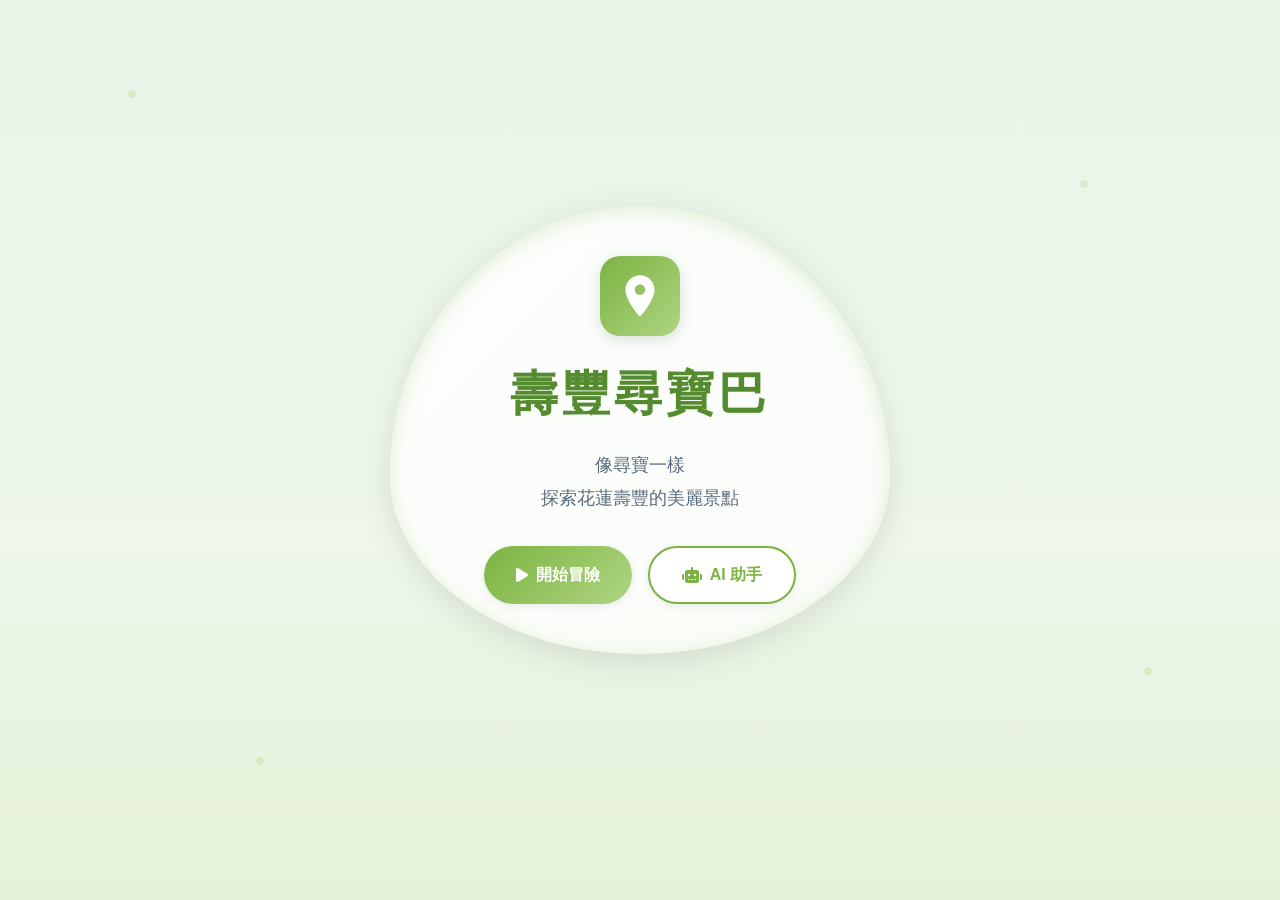
<file: index.html>
<!DOCTYPE html>
<html lang="zh-TW">
<head>
    <meta charset="UTF-8">
    <meta name="viewport" content="width=device-width, initial-scale=1.0">
    <title>壽豐尋寶巴 | 探索花蓮壽豐之美</title>
    <link rel="stylesheet" href="style.css">
    <link rel="stylesheet" href="https://cdnjs.cloudflare.com/ajax/libs/font-awesome/6.4.0/css/all.min.css">
</head>
<body>
    <div class="cover-page">
        <!-- 背景裝飾 -->
        <div class="cover-bg-decoration">
            <div class="mountain-layer"></div>
            <div class="decoration-dots">
                <div class="dot"></div>
                <div class="dot"></div>
                <div class="dot"></div>
                <div class="dot"></div>
            </div>
        </div>

        <!-- 主視覺內容 -->
        <div class="cover-content">
            <!-- 隧道框架 -->
            <div class="tunnel-frame">
                <div class="tunnel-shape">
                    <div class="tunnel-content">
                        <!-- Logo 圖示 -->
                        <div class="logo-icon">
                            <svg xmlns="http://www.w3.org/2000/svg" viewBox="0 0 24 24" fill="currentColor">
                                <path d="M12 2C8.13 2 5 5.13 5 9c0 5.25 7 13 7 13s7-7.75 7-13c0-3.87-3.13-7-7-7zm0 9.5c-1.38 0-2.5-1.12-2.5-2.5s1.12-2.5 2.5-2.5 2.5 1.12 2.5 2.5-1.12 2.5-2.5 2.5z"/>
                            </svg>
                        </div>

                        <!-- 標題 -->
                        <h1 class="cover-title">壽豐尋寶巴</h1>
                        <p class="cover-subtitle">
                            像尋寶一樣<br>
                            探索花蓮壽豐的美麗景點
                        </p>

                        <!-- 按鈕組 -->
                        <div class="cover-buttons">
                            <a href="create-character.html" class="btn btn-primary">
                                <i class="fas fa-play"></i>
                                開始冒險
                            </a>
                            <a href="chat.html" class="btn btn-secondary">
                                <i class="fas fa-robot"></i>
                                AI 助手
                            </a>
                        </div>
                    </div>
                </div>
            </div>
        </div>
    </div>
</body>
</html>
</file>
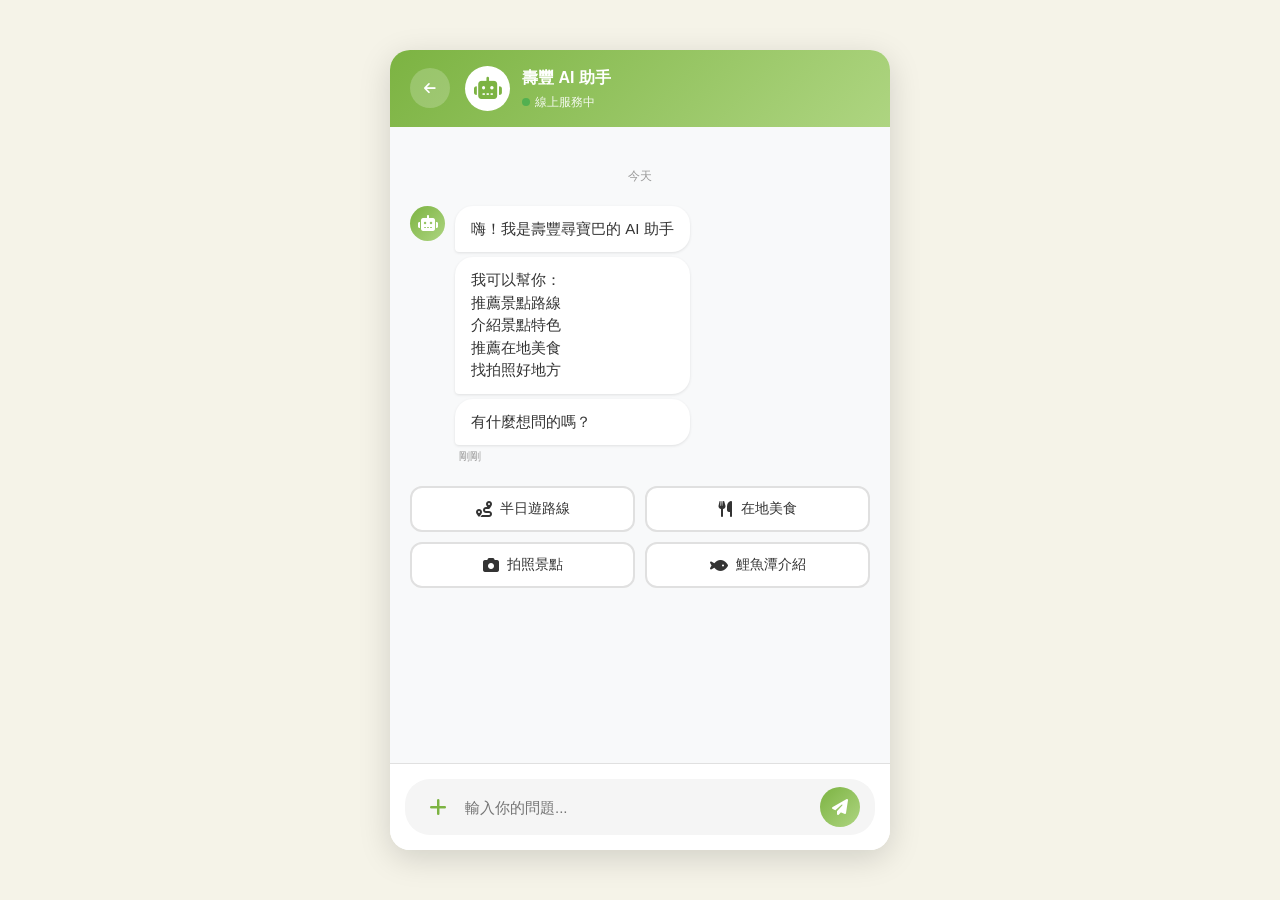
<file: chat.html>
<!DOCTYPE html>
<html lang="zh-TW">
<head>
    <meta charset="UTF-8">
    <meta name="viewport" content="width=device-width, initial-scale=1.0">
    <title>AI 旅遊助手 | 壽豐尋寶巴</title>
    <link rel="stylesheet" href="style.css">
    <link rel="stylesheet" href="https://cdnjs.cloudflare.com/ajax/libs/font-awesome/6.4.0/css/all.min.css">
</head>
<body class="chat-page">
    <div class="chat-container">
        <!-- 聊天標題列 -->
        <div class="chat-header">
            <button class="back-btn" onclick="location.href='game-home.html'">
                <i class="fas fa-arrow-left"></i>
            </button>
            <div class="chat-header-info">
                <div class="avatar">
                    <i class="fas fa-robot"></i>
                </div>
                <div class="header-text">
                    <h3>壽豐 AI 助手</h3>
                    <span class="status">
                        <span class="status-dot"></span>
                        線上服務中
                    </span>
                </div>
            </div>
        </div>

        <!-- 聊天訊息區 -->
        <div class="chat-messages" id="chatMessages">
            <!-- 歡迎訊息 -->
            <div class="message-date">今天</div>
            
            <div class="message-group ai-group">
                <div class="avatar-small">
                    <i class="fas fa-robot"></i>
                </div>
                <div class="messages">
                    <div class="message ai-message">
                        <div class="message-content">
                            嗨！我是壽豐尋寶巴的 AI 助手
                        </div>
                    </div>
                    <div class="message ai-message">
                        <div class="message-content">
                            我可以幫你：<br>
                            推薦景點路線<br>
                            介紹景點特色<br>
                            推薦在地美食<br>
                            找拍照好地方
                        </div>
                    </div>
                    <div class="message ai-message">
                        <div class="message-content">
                            有什麼想問的嗎？
                        </div>
                        <span class="message-time">剛剛</span>
                    </div>
                </div>
            </div>

            <!-- 快速問題按鈕 -->
            <div class="quick-questions" id="quickQuestions">
                <button class="quick-btn" onclick="askQuickQuestion('推薦我半日遊路線')">
                    <i class="fas fa-route"></i> 半日遊路線
                </button>
                <button class="quick-btn" onclick="askQuickQuestion('有什麼必吃美食？')">
                    <i class="fas fa-utensils"></i> 在地美食
                </button>
                <button class="quick-btn" onclick="askQuickQuestion('適合拍照的景點')">
                    <i class="fas fa-camera"></i> 拍照景點
                </button>
                <button class="quick-btn" onclick="askQuickQuestion('鯉魚潭有什麼好玩的？')">
                    <i class="fas fa-fish"></i> 鯉魚潭介紹
                </button>
            </div>
        </div>

        <!-- 輸入區 -->
        <div class="chat-input-area">
            <div class="chat-input-container">
                <button class="input-btn" title="更多功能">
                    <i class="fas fa-plus"></i>
                </button>
                <input 
                    type="text" 
                    id="userInput" 
                    class="chat-input" 
                    placeholder="輸入你的問題..."
                    autocomplete="off"
                />
                <button class="send-btn" id="sendBtn" onclick="sendMessage()">
                    <i class="fas fa-paper-plane"></i>
                </button>
            </div>
        </div>
    </div>

    <script src="chat.js"></script>
</body>
</html>
</file>
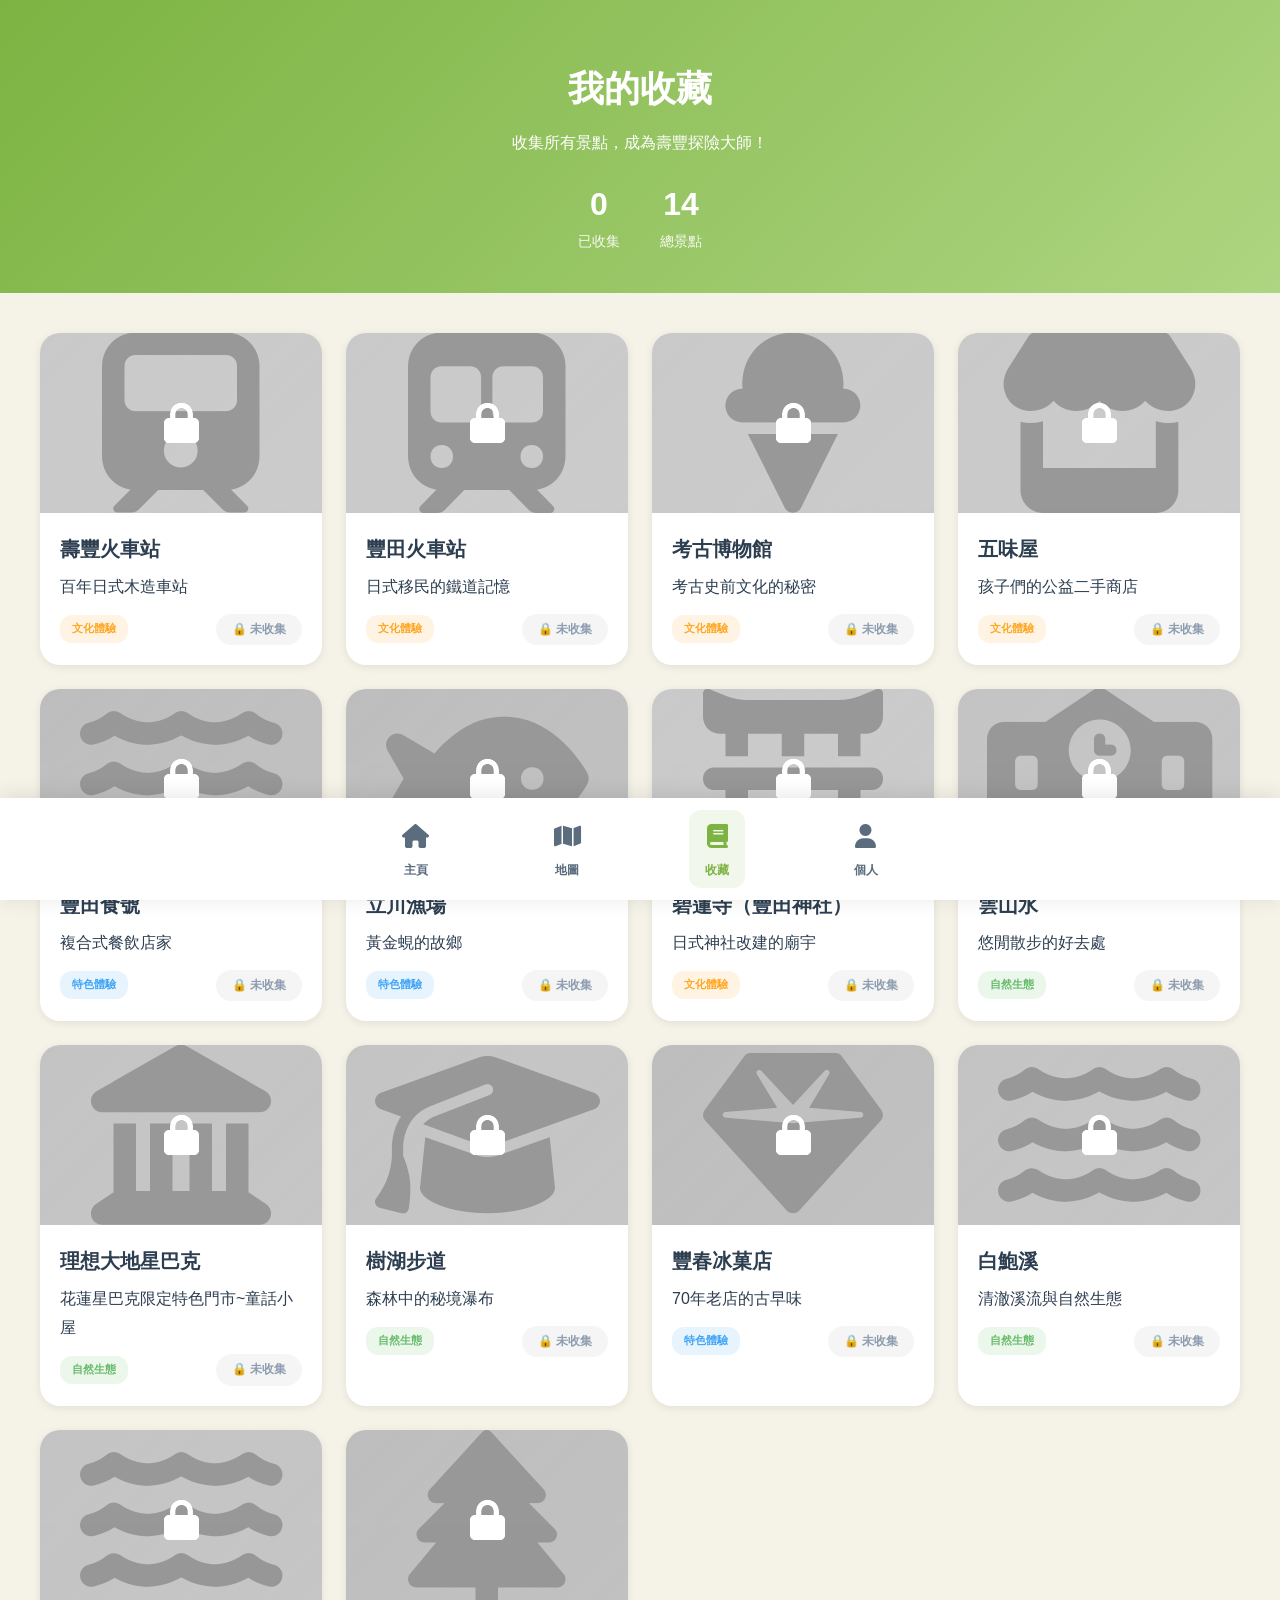
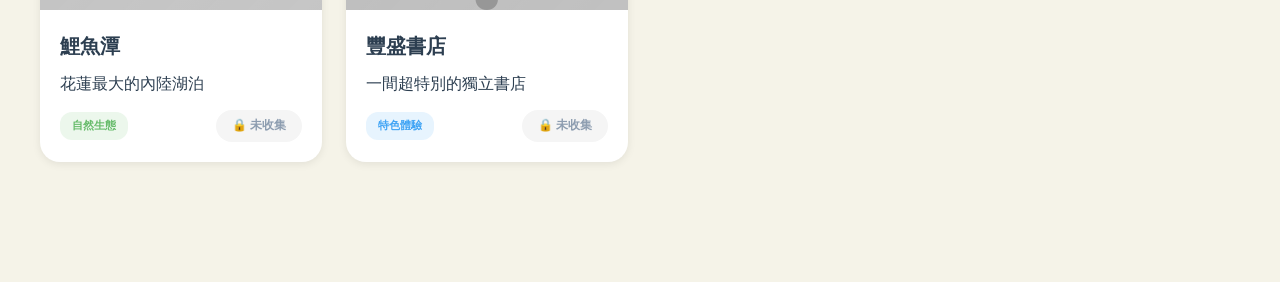
<file: collection.html>
<!DOCTYPE html>
<html lang="zh-TW">
<head>
    <meta charset="UTF-8">
    <meta name="viewport" content="width=device-width, initial-scale=1.0">
    <title>我的收藏 | 壽豐尋寶巴</title>
    <link rel="stylesheet" href="style.css">
    <link rel="stylesheet" href="https://cdnjs.cloudflare.com/ajax/libs/font-awesome/6.4.0/css/all.min.css">
</head>
<body class="collection-page">
    <!-- 頁首 -->
    <header class="collection-header">
        <h1>我的收藏</h1>
        <p>收集所有景點，成為壽豐探險大師！</p>
        <div class="collection-stats">
            <div class="stat-item">
                <div class="stat-number" id="collectedCount">0</div>
                <div class="stat-label">已收集</div>
            </div>
            <div class="stat-item">
                <div class="stat-number">14</div>
                <div class="stat-label">總景點</div>
            </div>
        </div>
    </header>

    <!-- 景點網格 -->
    <div class="collection-content">
        <div class="collection-grid" id="collectionGrid">
            <!-- 景點卡片將由 JavaScript 動態生成 -->
        </div>
    </div>

    <!-- 底部導航 -->
    <nav class="bottom-nav">
        <div class="bottom-nav-container">
            <a href="game-home.html" class="nav-item">
                <div class="nav-item-icon">
                    <i class="fas fa-home"></i>
                </div>
                <span class="nav-item-label">主頁</span>
            </a>
            <a href="map.html" class="nav-item">
                <div class="nav-item-icon">
                    <i class="fas fa-map"></i>
                </div>
                <span class="nav-item-label">地圖</span>
            </a>
            <a href="collection.html" class="nav-item active">
                <div class="nav-item-icon">
                    <i class="fas fa-book"></i>
                </div>
                <span class="nav-item-label">收藏</span>
            </a>
            <a href="profile.html" class="nav-item">
                <div class="nav-item-icon">
                    <i class="fas fa-user"></i>
                </div>
                <span class="nav-item-label">個人</span>
            </a>
        </div>
    </nav>

    <script src="spots-data.js"></script>
    <script>
        // 載入收藏資料
        function loadCollection() {
            const collection = JSON.parse(localStorage.getItem('collection')) || [];
            const collectionGrid = document.getElementById('collectionGrid');
            
            // 更新統計
            document.getElementById('collectedCount').textContent = collection.length;

            // 路線顏色
            const routeColors = {
                'nature': '#66bb6a',
                'culture': '#ffa726',
                'special': '#42a5f5'
            };

            // 路線標籤
            const routeLabels = {
                'nature': '自然生態',
                'culture': '文化體驗',
                'special': '特色體驗'
            };

            // 生成景點卡片（使用 spots-data.js 的資料）
            collectionGrid.innerHTML = '';
            spotsData.forEach(spot => {
                const isCollected = collection.some(c => c.id === spot.id);
                
                const card = document.createElement('div');
                card.className = 'spot-card';
                card.innerHTML = `
                    <div class="spot-image ${isCollected ? '' : 'locked'}" style="background: linear-gradient(135deg, ${routeColors[spot.route]}, ${routeColors[spot.route]}dd);">
                        <i class="fas ${spot.icon} fa-3x"></i>
                        ${!isCollected ? '<div class="lock-overlay"><i class="fas fa-lock"></i></div>' : ''}
                        ${isCollected ? '<div class="collected-badge"><i class="fas fa-check-circle"></i></div>' : ''}
                    </div>
                    <div class="spot-info">
                        <h3 class="spot-name">${spot.name}</h3>
                        <p class="spot-description">${spot.shortDesc}</p>
                        <div class="spot-meta">
                            <span class="route-tag" style="background: ${routeColors[spot.route]}20; color: ${routeColors[spot.route]};">
                                ${routeLabels[spot.route]}
                            </span>
                            <span class="spot-status ${isCollected ? 'collected' : 'locked'}">
                                ${isCollected ? '✓ 已收集' : '🔒 未收集'}
                            </span>
                        </div>
                    </div>
                `;
                
                // 點擊卡片跳轉到詳情頁
                card.onclick = () => {
                    window.location.href = `spot-detail.html?id=${spot.id}`;
                };
                
collectionGrid.appendChild(card);
            });
        }

        // 初始化
        loadCollection();
    </script>
</body>
</html>
</file>
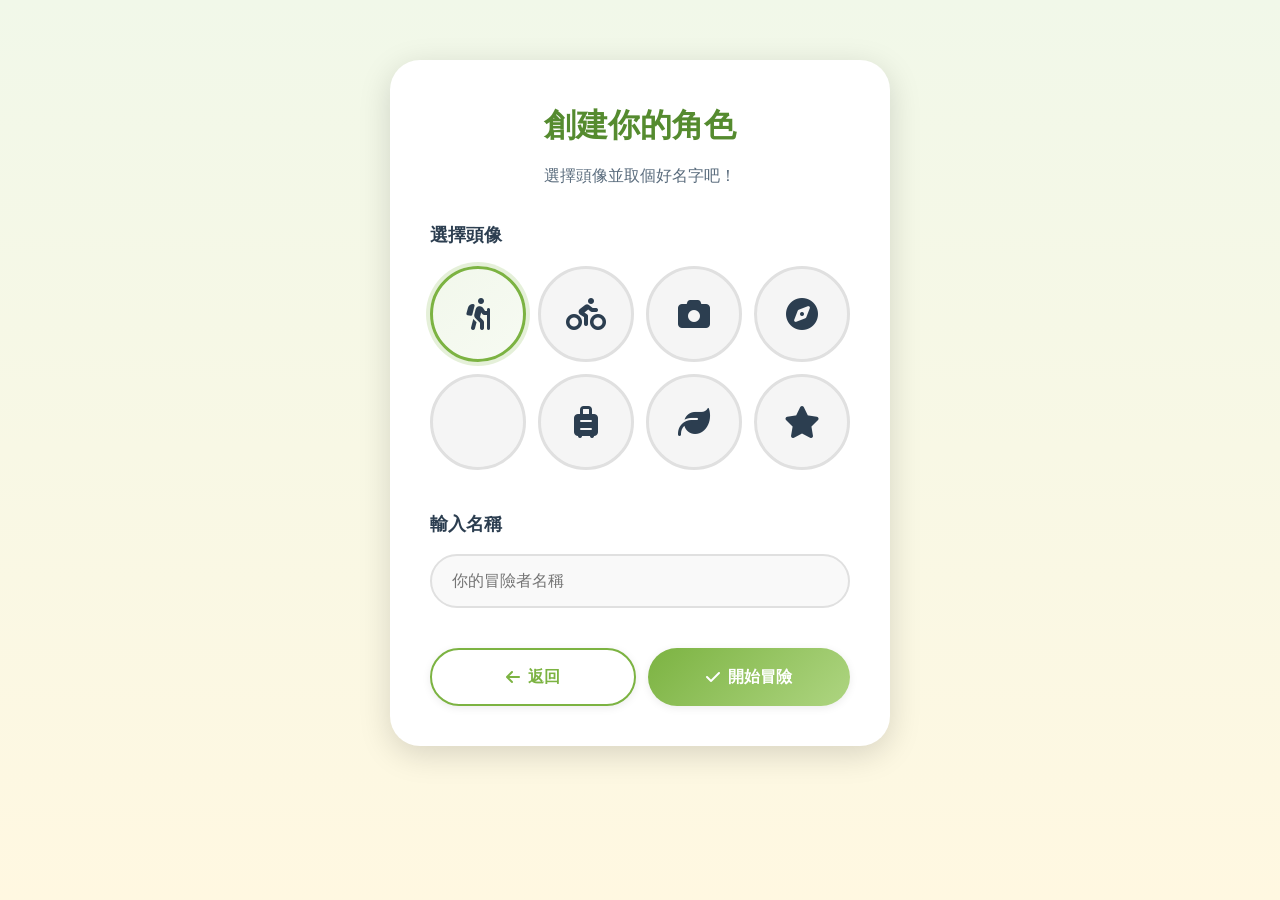
<file: create-character.html>
<!DOCTYPE html>
<html lang="zh-TW">
<head>
    <meta charset="UTF-8">
    <meta name="viewport" content="width=device-width, initial-scale=1.0">
    <title>創建角色 | 壽豐尋寶巴</title>
    <link rel="stylesheet" href="style.css">
    <link rel="stylesheet" href="https://cdnjs.cloudflare.com/ajax/libs/font-awesome/6.4.0/css/all.min.css">
</head>
<body>
    <div class="character-page">
        <div class="character-container">
            <!-- 標題 -->
            <div class="character-header">
                <h1>創建你的角色</h1>
                <p>選擇頭像並取個好名字吧！</p>
            </div>

            <!-- 頭像選擇 -->
            <div class="avatar-selection">
                <label class="section-label">選擇頭像</label>
                <div class="avatar-grid">
                    <div class="avatar-option selected" data-avatar="hiker">
                        <i class="fas fa-hiking"></i>
                    </div>
                    <div class="avatar-option" data-avatar="cyclist">
                        <i class="fas fa-biking"></i>
                    </div>
                    <div class="avatar-option" data-avatar="photographer">
                        <i class="fas fa-camera"></i>
                    </div>
                    <div class="avatar-option" data-avatar="explorer">
                        <i class="fas fa-compass"></i>
                    </div>
                    <div class="avatar-option" data-avatar="backpacker">
                        <i class="fas fa-backpack"></i>
                    </div>
                    <div class="avatar-option" data-avatar="traveler">
                        <i class="fas fa-suitcase-rolling"></i>
                    </div>
                    <div class="avatar-option" data-avatar="nature-lover">
                        <i class="fas fa-leaf"></i>
                    </div>
                    <div class="avatar-option" data-avatar="star">
                        <i class="fas fa-star"></i>
                    </div>
                </div>
            </div>

            <!-- 名稱輸入 -->
            <div class="name-input-group">
                <label class="section-label">輸入名稱</label>
                <input 
                    type="text" 
                    class="name-input" 
                    placeholder="你的冒險者名稱"
                    maxlength="12"
                    id="playerName"
                >
            </div>

            <!-- 按鈕 -->
            <div class="character-footer">
                <a href="index.html" class="btn btn-secondary">
                    <i class="fas fa-arrow-left"></i>
                    返回
                </a>
                <button class="btn btn-primary" id="startBtn">
                    <i class="fas fa-check"></i>
                    開始冒險
                </button>
            </div>
        </div>
    </div>

    <script>
        // 頭像選擇邏輯
        const avatarOptions = document.querySelectorAll('.avatar-option');
        let selectedAvatar = 'hiker';

        avatarOptions.forEach(option => {
            option.addEventListener('click', () => {
                avatarOptions.forEach(opt => opt.classList.remove('selected'));
                option.classList.add('selected');
                selectedAvatar = option.dataset.avatar;
            });
        });

        // 開始按鈕
        document.getElementById('startBtn').addEventListener('click', () => {
            const playerName = document.getElementById('playerName').value.trim();
            
            if (!playerName) {
                alert('請輸入你的名稱！');
                return;
            }

            // 儲存到 localStorage
            const playerData = {
                name: playerName,
                avatar: selectedAvatar,
                level: 1,
                exp: 0,
                createdAt: new Date().toISOString()
            };

            localStorage.setItem('player', JSON.stringify(playerData));
            
            // 初始化收藏記錄
            if (!localStorage.getItem('collection')) {
                localStorage.setItem('collection', JSON.stringify([]));
            }

            // 導向遊戲主頁
            window.location.href = 'game-home.html';
        });

        // Enter 鍵快速確認
        document.getElementById('playerName').addEventListener('keypress', (e) => {
            if (e.key === 'Enter') {
                document.getElementById('startBtn').click();
            }
        });
    </script>
</body>
</html>
</file>
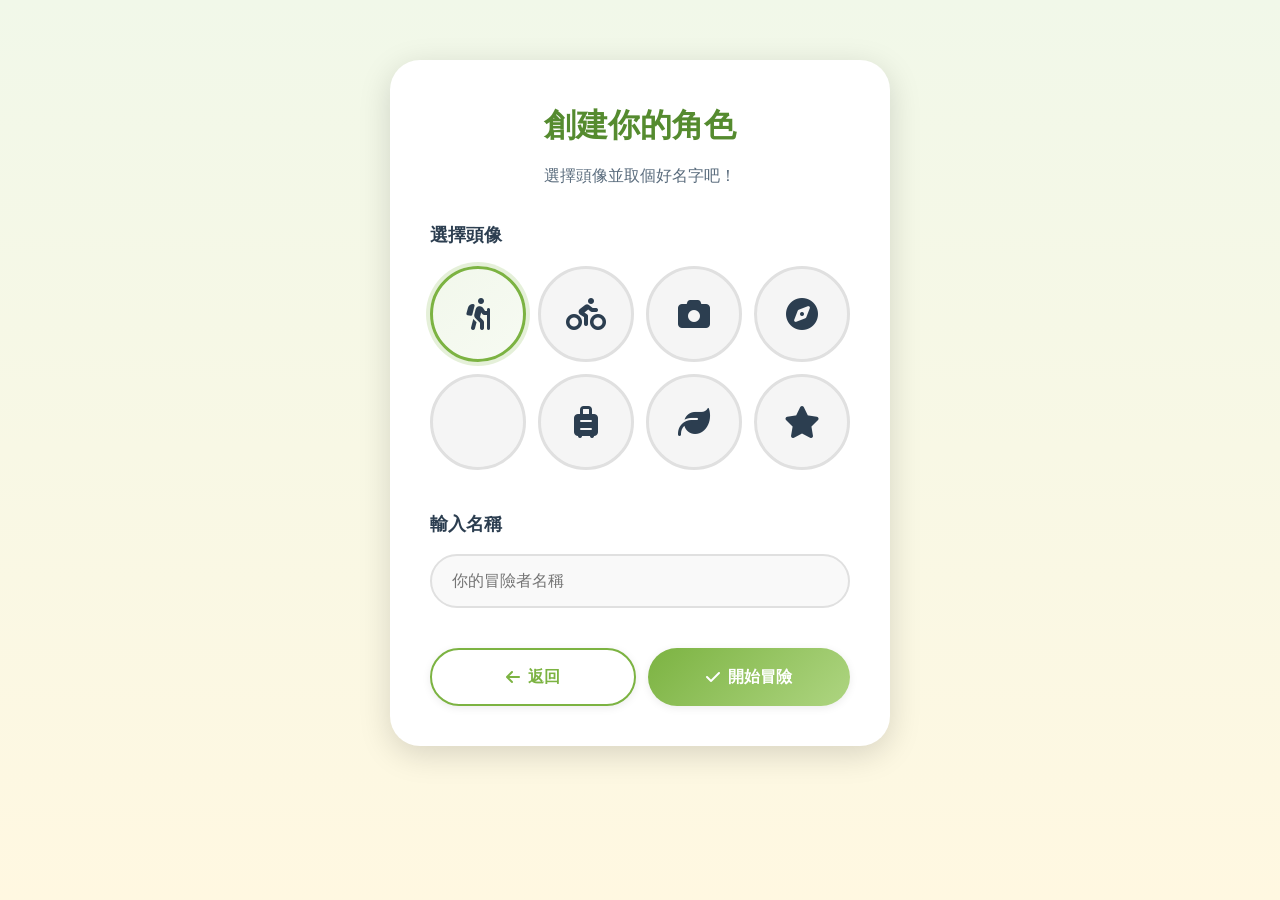
<file: game-home.html>
<!DOCTYPE html>
<html lang="zh-TW">
<head>
    <meta charset="UTF-8">
    <meta name="viewport" content="width=device-width, initial-scale=1.0">
    <title>遊戲主頁 | 壽豐尋寶巴</title>
    <link rel="stylesheet" href="style.css">
    <link rel="stylesheet" href="https://cdnjs.cloudflare.com/ajax/libs/font-awesome/6.4.0/css/all.min.css">
</head>
<body class="game-home">
    <!-- 導航列 -->
    <nav class="navbar">
        <div class="container">
            <div class="nav-brand">
                <div class="nav-brand-icon">
                    <i class="fas fa-map-marked-alt"></i>
                </div>
                <span>壽豐尋寶巴</span>
            </div>
            <div class="nav-actions">
                <button class="nav-icon-btn" onclick="location.href='chat.html'" title="AI 助手">
                    <i class="fas fa-robot"></i>
                </button>
            </div>
        </div>
    </nav>

    <!-- 玩家資訊卡 -->
    <div class="player-info-card">
        <div class="player-avatar">
            <i class="fas fa-hiking" id="playerAvatarIcon"></i>
        </div>
        <div class="player-details">
            <div class="player-name" id="playerName">冒險者</div>
            <div class="player-level">
                等級 <span id="playerLevel">1</span> | 
                經驗值 <span id="playerExp">0</span> / <span id="playerMaxExp">100</span>
            </div>
            <div class="exp-bar">
                <div class="exp-fill" id="expFill" style="width: 0%"></div>
            </div>
        </div>
    </div>

    <!-- 路線選擇區 -->
    <section class="routes-section">
        <div class="section-header">
            <h2 class="section-title">選擇你的冒險路線</h2>
            <p class="section-description">探索壽豐的自然、文化與特色景點</p>
        </div>

        <div class="routes-grid">
            <!-- 路線 1: 自然生態 -->
            <div class="route-card" onclick="selectRoute('nature')">
                <div class="route-image" style="background: linear-gradient(135deg, #66bb6a 0%, #43a047 100%);">
                    <i class="fas fa-mountain"></i>
                    <div class="route-badge">自然生態</div>
                </div>
                <div class="route-content">
                    <h3 class="route-title">自然生態之旅</h3>
                    <p class="route-description">
                        探索鯉魚潭、雲山水、白鮑溪等自然美景
                    </p>
                    <div class="route-progress">
                        <div class="progress-bar">
                            <div class="progress-fill" id="nature-progress" style="width: 0%"></div>
                        </div>
                        <span class="progress-text" id="nature-text">0/5</span>
                    </div>
                    <div class="route-spots-count">
                        <i class="fas fa-map-pin"></i>
                        <span>樹湖瀑布、雲山水、白鮑溪等</span>
                    </div>
                </div>
            </div>

            <!-- 路線 2: 文化體驗 -->
            <div class="route-card" onclick="selectRoute('culture')">
                <div class="route-image" style="background: linear-gradient(135deg, #ffa726 0%, #fb8c00 100%);">
                    <i class="fas fa-torii-gate"></i>
                    <div class="route-badge">文化體驗</div>
                </div>
                <div class="route-content">
                    <h3 class="route-title">文化體驗之旅</h3>
                    <p class="route-description">
                        品味考古博物館、日式神社改建寺廟等文化底蘊
                    </p>
                    <div class="route-progress">
                        <div class="progress-bar">
                            <div class="progress-fill" id="culture-progress" style="width: 0%"></div>
                        </div>
                        <span class="progress-text" id="culture-text">0/5</span>
                    </div>
                    <div class="route-spots-count">
                        <i class="fas fa-map-pin"></i>
                        <span>5個景點：壽豐火車站、豐田火車站等</span>
                    </div>
                </div>
            </div>

            <!-- 路線 3: 特色體驗 -->
            <div class="route-card" onclick="selectRoute('special')">
                <div class="route-image" style="background: linear-gradient(135deg, #42a5f5 0%, #1e88e5 100%);">
                    <i class="fas fa-fish"></i>
                    <div class="route-badge">特色體驗</div>
                </div>
                <div class="route-content">
                    <h3 class="route-title">特色體驗之旅</h3>
                    <p class="route-description">
                        享受在地美食、手作體驗與獨特活動
                    </p>
                    <div class="route-progress">
                        <div class="progress-bar">
                            <div class="progress-fill" id="special-progress" style="width: 0%"></div>
                        </div>
                        <span class="progress-text" id="special-text">0/4</span>
                    </div>
                    <div class="route-spots-count">
                        <i class="fas fa-map-pin"></i>
                        <span>4個景點：豐春冰菓店、豐盛書店、立川漁場等</span>
                    </div>
                </div>
            </div>
        </div>
    </section>

    <!-- 底部導航 -->
    <nav class="bottom-nav">
        <div class="bottom-nav-container">
            <a href="game-home.html" class="nav-item active">
                <div class="nav-item-icon">
                    <i class="fas fa-home"></i>
                </div>
                <span class="nav-item-label">主頁</span>
            </a>
            <a href="map.html" class="nav-item">
                <div class="nav-item-icon">
                    <i class="fas fa-map"></i>
                </div>
                <span class="nav-item-label">地圖</span>
            </a>
            <a href="collection.html" class="nav-item">
                <div class="nav-item-icon">
                    <i class="fas fa-book"></i>
                </div>
                <span class="nav-item-label">收藏</span>
            </a>
            <a href="profile.html" class="nav-item">
                <div class="nav-item-icon">
                    <i class="fas fa-user"></i>
                </div>
                <span class="nav-item-label">個人</span>
            </a>
        </div>
    </nav>

    <script>
        // 頭像圖標對應
        const avatarIcons = {
            'hiker': 'fa-hiking',
            'cyclist': 'fa-biking',
            'photographer': 'fa-camera',
            'explorer': 'fa-compass',
            'backpacker': 'fa-backpack',
            'traveler': 'fa-suitcase-rolling',
            'nature-lover': 'fa-leaf',
            'star': 'fa-star'
        };

        // 載入玩家資料
        function loadPlayerData() {
            const playerData = JSON.parse(localStorage.getItem('player'));
            
            if (!playerData) {
                window.location.href = 'create-character.html';
                return;
            }

            // 顯示玩家資訊
            document.getElementById('playerName').textContent = playerData.name;
            document.getElementById('playerLevel').textContent = playerData.level || 1;
            document.getElementById('playerExp').textContent = playerData.exp || 0;
            
            const maxExp = (playerData.level || 1) * 100;
            document.getElementById('playerMaxExp').textContent = maxExp;
            
            const expPercent = ((playerData.exp || 0) / maxExp) * 100;
            document.getElementById('expFill').style.width = expPercent + '%';

            // 設定頭像
            const avatarIcon = avatarIcons[playerData.avatar] || 'fa-hiking';
            document.getElementById('playerAvatarIcon').className = 'fas ' + avatarIcon;
        }

        // 載入路線進度
        function loadRouteProgress() {
            const collection = JSON.parse(localStorage.getItem('collection')) || [];
            
            // 定義每條路線包含的景點 ID（對應14個新景點）
            const routes = {
                nature: [5, 10, 12, 13, 14],  // 樹湖瀑布、東華、白鮑溪、鯉魚潭、雲山水
                culture: [1, 2, 7, 8, 9],     // 壽豐站、豐田站、碧蓮寺、豐裡國小、文史館
                special: [3, 4, 6, 11]        // 豐春冰菓店、五味屋、立川漁場、琢玉工坊
            };

            // 計算各路線進度
            Object.keys(routes).forEach(routeKey => {
                const spotIds = routes[routeKey];
                const collected = spotIds.filter(id => 
                    collection.some(c => c.id === id)
                ).length;
                
                const percentage = (collected / spotIds.length) * 100;
                document.getElementById(routeKey + '-progress').style.width = percentage + '%';
                document.getElementById(routeKey + '-text').textContent = collected + '/' + spotIds.length;
            });
        }

        // 選擇路線
        function selectRoute(routeType) {
            alert('地圖功能開發中！即將帶你前往 ' + routeType + ' 路線');
            // 之後會導向: window.location.href = 'map.html?route=' + routeType;
        }

        // 初始化
        loadPlayerData();
        loadRouteProgress();
    </script>
</body>
</html>
</file>
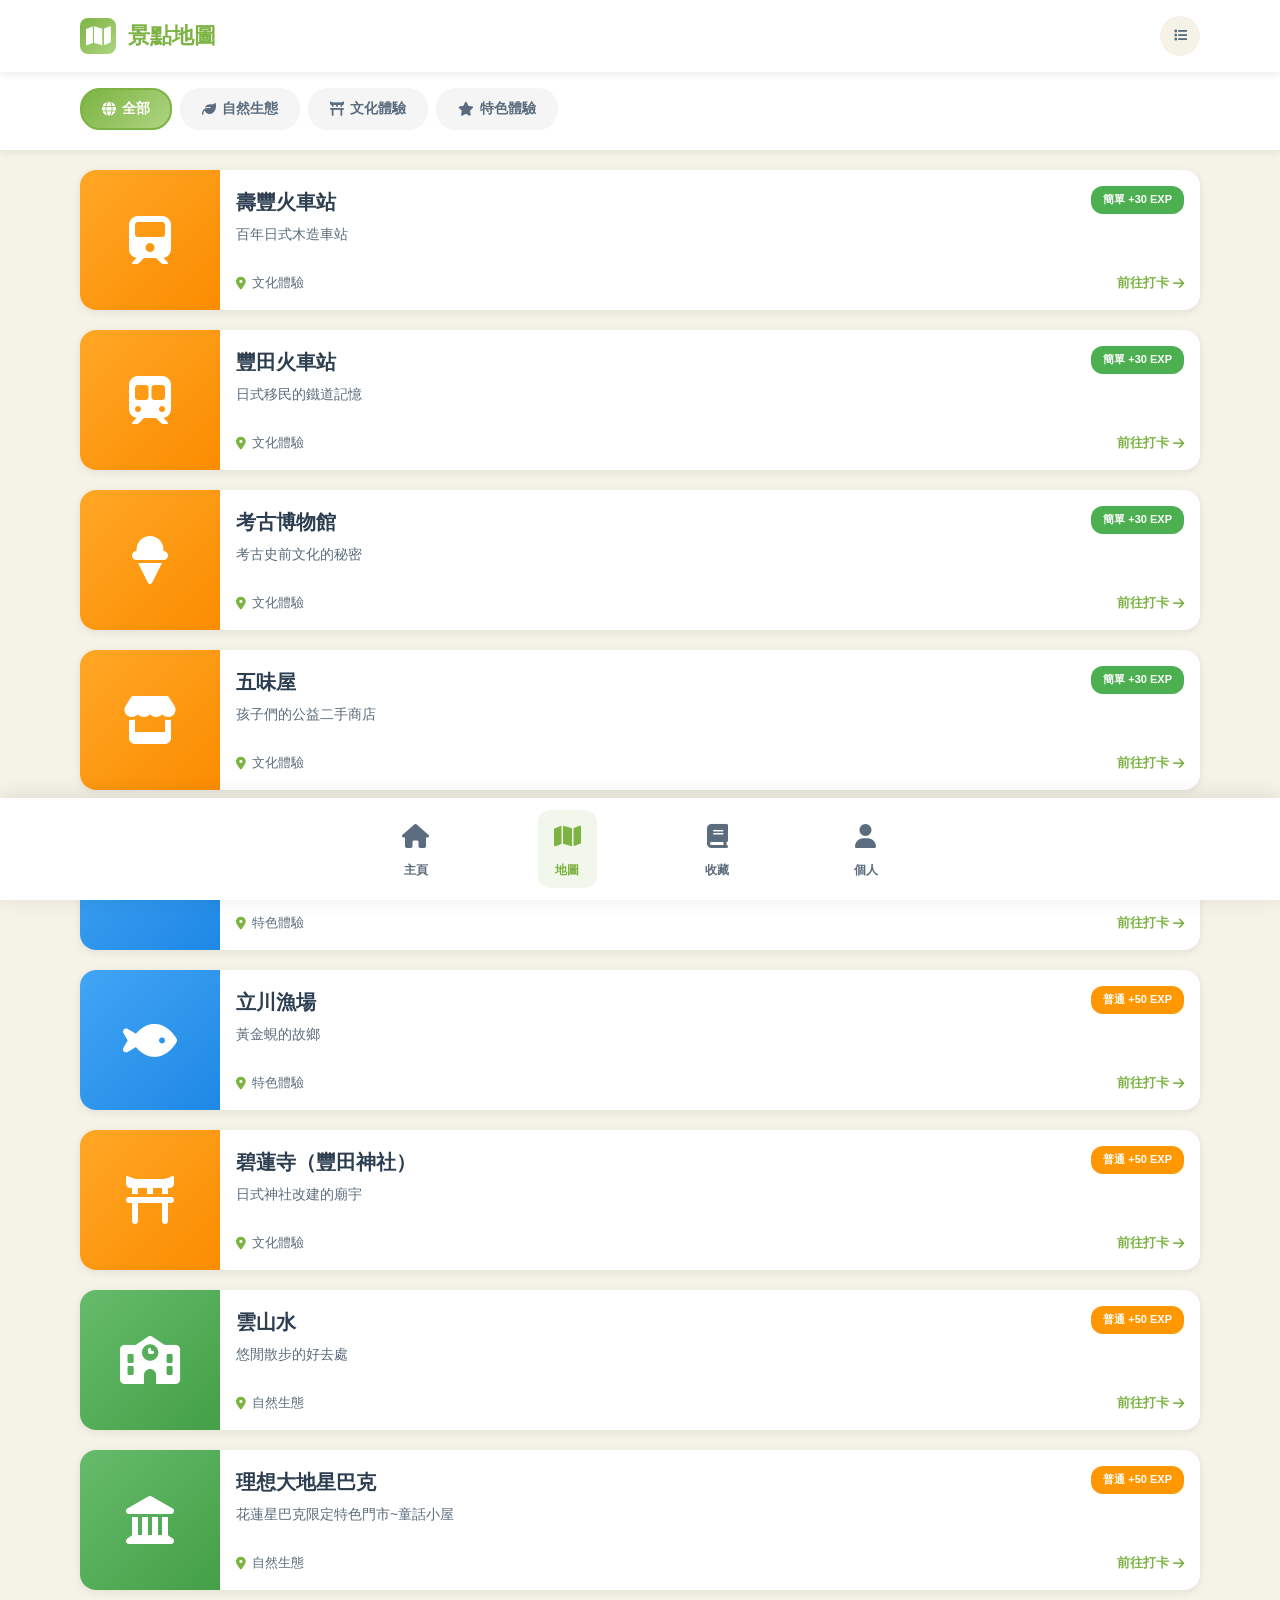
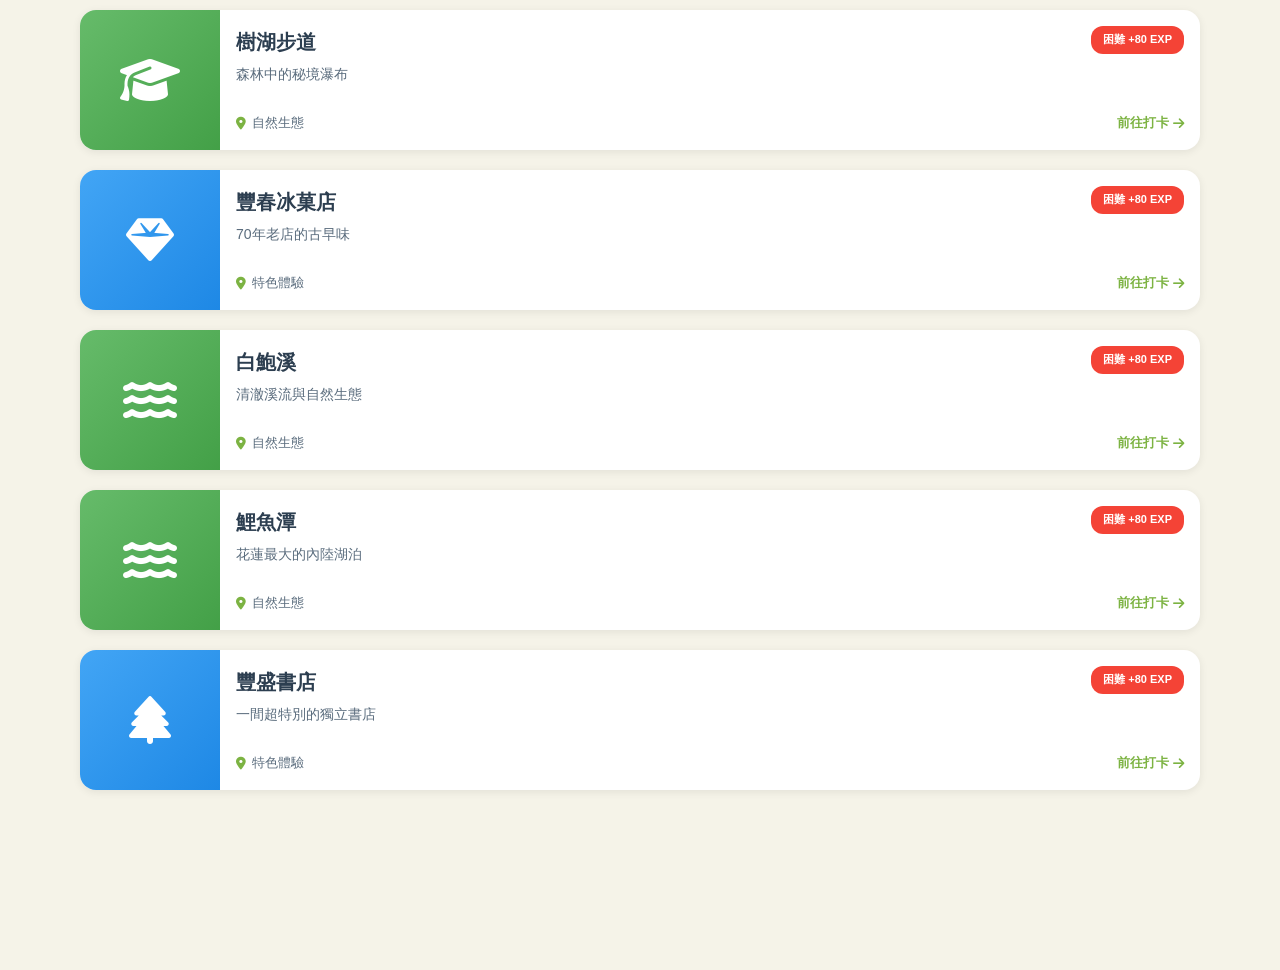
<file: map.html>
<!DOCTYPE html>
<html lang="zh-TW">
<head>
    <meta charset="UTF-8">
    <meta name="viewport" content="width=device-width, initial-scale=1.0">
    <title>景點地圖 | 壽豐尋寶巴</title>
    <link rel="stylesheet" href="style.css">
    <link rel="stylesheet" href="https://cdnjs.cloudflare.com/ajax/libs/font-awesome/6.4.0/css/all.min.css">
</head>
<body class="game-home">
    <!-- 導航列 -->
    <nav class="navbar">
        <div class="container">
            <div class="nav-brand">
                <div class="nav-brand-icon">
                    <i class="fas fa-map"></i>
                </div>
                <span>景點地圖</span>
            </div>
            <div class="nav-actions">
                <button class="nav-icon-btn" onclick="filterSpots('all')" title="全部景點">
                    <i class="fas fa-list"></i>
                </button>
            </div>
        </div>
    </nav>

    <!-- 篩選標籤 -->
    <div style="background: white; padding: 16px; box-shadow: 0 2px 8px rgba(0,0,0,0.08);">
        <div class="container">
            <div style="display: flex; gap: 8px; overflow-x: auto; padding-bottom: 4px;">
                <button class="filter-tag active" data-filter="all" onclick="filterSpots('all')">
                    <i class="fas fa-globe"></i> 全部
                </button>
                <button class="filter-tag" data-filter="nature" onclick="filterSpots('nature')">
                    <i class="fas fa-leaf"></i> 自然生態
                </button>
                <button class="filter-tag" data-filter="culture" onclick="filterSpots('culture')">
                    <i class="fas fa-torii-gate"></i> 文化體驗
                </button>
                <button class="filter-tag" data-filter="special" onclick="filterSpots('special')">
                    <i class="fas fa-star"></i> 特色體驗
                </button>
            </div>
        </div>
    </div>

    <!-- 景點列表 -->
    <section style="padding: 20px 16px 100px;">
        <div class="container">
            <div id="spotsList" class="spots-list-grid">
                <!-- 景點卡片將由 JavaScript 生成 -->
            </div>
        </div>
    </section>

    <!-- 底部導航 -->
    <nav class="bottom-nav">
        <div class="bottom-nav-container">
            <a href="game-home.html" class="nav-item">
                <div class="nav-item-icon">
                    <i class="fas fa-home"></i>
                </div>
                <span class="nav-item-label">主頁</span>
            </a>
            <a href="map.html" class="nav-item active">
                <div class="nav-item-icon">
                    <i class="fas fa-map"></i>
                </div>
                <span class="nav-item-label">地圖</span>
            </a>
            <a href="collection.html" class="nav-item">
                <div class="nav-item-icon">
                    <i class="fas fa-book"></i>
                </div>
                <span class="nav-item-label">收藏</span>
            </a>
            <a href="profile.html" class="nav-item">
                <div class="nav-item-icon">
                    <i class="fas fa-user"></i>
                </div>
                <span class="nav-item-label">個人</span>
            </a>
        </div>
    </nav>

    <script src="spots-data.js"></script>
    <script>
        // 載入收藏記錄
        const collection = JSON.parse(localStorage.getItem('collection')) || [];
        let currentFilter = 'all';

        // 生成景點列表
        function renderSpots(filter = 'all') {
            const spotsList = document.getElementById('spotsList');
            const filteredSpots = filter === 'all' 
                ? spotsData 
                : spotsData.filter(spot => spot.route === filter);

            spotsList.innerHTML = filteredSpots.map(spot => {
                const isCollected = collection.some(c => c.id === spot.id);
                const difficultyInfo = {
                    'easy': { text: '簡單', color: '#4caf50', exp: 30 },
                    'normal': { text: '普通', color: '#ff9800', exp: 50 },
                    'hard': { text: '困難', color: '#f44336', exp: 80 }
                };
                const diff = difficultyInfo[spot.difficulty];

                return `
                    <div class="spot-list-card ${isCollected ? 'collected' : ''}" onclick="goToSpotDetail(${spot.id})">
                        <div class="spot-list-image" style="background: linear-gradient(135deg, ${getRouteColor(spot.route)});">
                            <i class="fas ${spot.icon} fa-3x"></i>
                            ${isCollected ? '<div class="collected-badge"><i class="fas fa-check-circle"></i></div>' : ''}
                        </div>
                        <div class="spot-list-content">
                            <div class="spot-list-header">
                                <h3 class="spot-list-title">${spot.name}</h3>
                                <span class="difficulty-badge" style="background: ${diff.color}">
                                    ${diff.text} +${diff.exp} EXP
                                </span>
                            </div>
                            <p class="spot-list-desc">${spot.shortDesc}</p>
                            <div class="spot-list-footer">
                                <div class="spot-list-info">
                                    <i class="fas fa-map-marker-alt"></i>
                                    <span>${getRouteLabel(spot.route)}</span>
                                </div>
                                ${isCollected 
                                    ? '<span class="collected-label"><i class="fas fa-check"></i> 已收集</span>'
                                    : '<span class="go-checkin">前往打卡 <i class="fas fa-arrow-right"></i></span>'
                                }
                            </div>
                        </div>
                    </div>
                `;
            }).join('');
        }

        // 篩選功能
        function filterSpots(filter) {
            currentFilter = filter;
            
            // 更新標籤樣式
            document.querySelectorAll('.filter-tag').forEach(tag => {
                tag.classList.remove('active');
            });
            document.querySelector(`[data-filter="${filter}"]`).classList.add('active');
            
            // 重新渲染
            renderSpots(filter);
        }

        // 前往景點詳情
        function goToSpotDetail(spotId) {
            window.location.href = `spot-detail.html?id=${spotId}`;
        }

        // 取得路線顏色
        function getRouteColor(route) {
            const colors = {
                'nature': '#66bb6a 0%, #43a047 100%',
                'culture': '#ffa726 0%, #fb8c00 100%',
                'special': '#42a5f5 0%, #1e88e5 100%'
            };
            return colors[route] || '#7cb342 0%, #aed581 100%';
        }

        // 取得路線標籤
        function getRouteLabel(route) {
            const labels = {
                'nature': '自然生態',
                'culture': '文化體驗',
                'special': '特色體驗'
            };
            return labels[route] || '景點';
        }

        // 初始化
        renderSpots();
    </script>
</body>
</html>
</file>
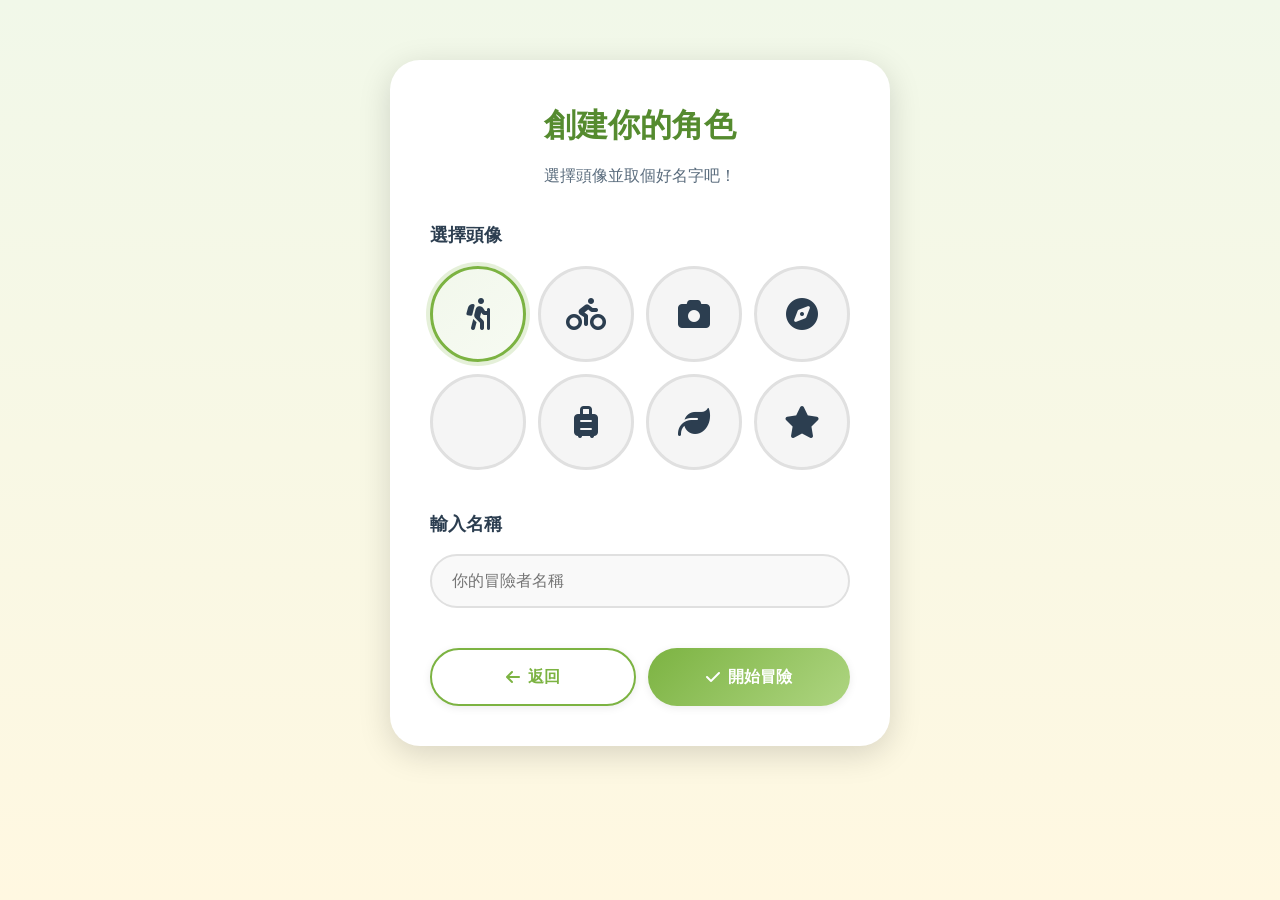
<file: profile.html>
<!DOCTYPE html>
<html lang="zh-TW">
<head>
    <meta charset="UTF-8">
    <meta name="viewport" content="width=device-width, initial-scale=1.0">
    <title>個人資料 | 壽豐尋寶巴</title>
    <link rel="stylesheet" href="style.css">
    <link rel="stylesheet" href="https://cdnjs.cloudflare.com/ajax/libs/font-awesome/6.4.0/css/all.min.css">
</head>
<body class="collection-page">
    <!-- 頁首 -->
    <header class="collection-header">
        <div class="player-avatar" style="width: 100px; height: 100px; font-size: 50px; margin: 0 auto 20px;">
            <i class="fas fa-hiking" id="profileAvatarIcon"></i>
        </div>
        <h1 id="profileName">冒險者</h1>
        <p>等級 <span id="profileLevel">1</span> 探險家</p>
        <div class="collection-stats" style="margin-top: 30px;">
            <div class="stat-item">
                <div class="stat-number" id="profileCollected">0</div>
                <div class="stat-label">已收集</div>
            </div>
            <div class="stat-item">
                <div class="stat-number" id="profileExp">0</div>
                <div class="stat-label">經驗值</div>
            </div>
            <div class="stat-item">
                <div class="stat-number" id="profileDays">0</div>
                <div class="stat-label">冒險天數</div>
            </div>
        </div>
    </header>

    <!-- 內容區 -->
    <div class="collection-content">
        <div style="max-width: 600px; margin: 0 auto; padding: 20px;">
            <!-- 成就區塊 -->
            <div style="background: white; border-radius: 20px; padding: 30px; margin-bottom: 20px; box-shadow: 0 4px 16px rgba(0,0,0,0.08);">
                <h2 style="font-size: 24px; margin-bottom: 20px; display: flex; align-items: center; gap: 10px;">
                    <i class="fas fa-trophy" style="color: #ffa726;"></i>
                    成就徽章
                </h2>
                <div id="achievementsList" style="display: grid; grid-template-columns: repeat(3, 1fr); gap: 16px;">
                    <!-- 成就將由 JavaScript 生成 -->
                </div>
            </div>

            <!-- 最近收集 -->
            <div style="background: white; border-radius: 20px; padding: 30px; margin-bottom: 20px; box-shadow: 0 4px 16px rgba(0,0,0,0.08);">
                <h2 style="font-size: 24px; margin-bottom: 20px; display: flex; align-items: center; gap: 10px;">
                    <i class="fas fa-clock" style="color: #42a5f5;"></i>
                    最近收集
                </h2>
                <div id="recentCollections">
                    <!-- 最近收集將由 JavaScript 生成 -->
                </div>
            </div>

            <!-- 操作按鈕 -->
            <div style="display: flex; gap: 12px;">
                <button class="btn btn-secondary" style="flex: 1;" onclick="resetProgress()">
                    <i class="fas fa-redo"></i>
                    重置進度
                </button>
                <button class="btn btn-primary" style="flex: 1;" onclick="location.href='chat.html'">
                    <i class="fas fa-robot"></i>
                    AI 助手
                </button>
            </div>
        </div>
    </div>

    <!-- 底部導航 -->
    <nav class="bottom-nav">
        <div class="bottom-nav-container">
            <a href="game-home.html" class="nav-item">
                <div class="nav-item-icon">
                    <i class="fas fa-home"></i>
                </div>
                <span class="nav-item-label">主頁</span>
            </a>
            <a href="map.html" class="nav-item">
                <div class="nav-item-icon">
                    <i class="fas fa-map"></i>
                </div>
                <span class="nav-item-label">地圖</span>
            </a>
            <a href="collection.html" class="nav-item">
                <div class="nav-item-icon">
                    <i class="fas fa-book"></i>
                </div>
                <span class="nav-item-label">收藏</span>
            </a>
            <a href="profile.html" class="nav-item active">
                <div class="nav-item-icon">
                    <i class="fas fa-user"></i>
                </div>
                <span class="nav-item-label">個人</span>
            </a>
        </div>
    </nav>

    <script>
        // 頭像圖標對應
        const avatarIcons = {
            'hiker': 'fa-hiking',
            'cyclist': 'fa-biking',
            'photographer': 'fa-camera',
            'explorer': 'fa-compass',
            'backpacker': 'fa-backpack',
            'traveler': 'fa-suitcase-rolling',
            'nature-lover': 'fa-leaf',
            'star': 'fa-star'
        };

        // 成就系統
        const achievements = [
            { id: 'first-spot', name: '初探壽豐', icon: 'fa-map-marker-alt', requirement: 1 },
            { id: 'half-way', name: '半程旅人', icon: 'fa-hiking', requirement: 4 },
            { id: 'master', name: '探險大師', icon: 'fa-crown', requirement: 8 },
            { id: 'nature-lover', name: '自然愛好者', icon: 'fa-leaf', requirement: 'nature-complete' },
            { id: 'culture-explorer', name: '文化探索者', icon: 'fa-torii-gate', requirement: 'culture-complete' },
            { id: 'special-hunter', name: '特色獵人', icon: 'fa-star', requirement: 'special-complete' }
        ];

        // 載入個人資料
        function loadProfile() {
            const playerData = JSON.parse(localStorage.getItem('player'));
            const collection = JSON.parse(localStorage.getItem('collection')) || [];
            
            if (!playerData) {
                window.location.href = 'create-character.html';
                return;
            }

            // 顯示玩家資訊
            document.getElementById('profileName').textContent = playerData.name;
            document.getElementById('profileLevel').textContent = playerData.level || 1;
            document.getElementById('profileExp').textContent = playerData.exp || 0;
            document.getElementById('profileCollected').textContent = collection.length;

            // 計算冒險天數
            const createdDate = new Date(playerData.createdAt);
            const today = new Date();
            const days = Math.floor((today - createdDate) / (1000 * 60 * 60 * 24));
            document.getElementById('profileDays').textContent = days;

            // 設定頭像
            const avatarIcon = avatarIcons[playerData.avatar] || 'fa-hiking';
            document.getElementById('profileAvatarIcon').className = 'fas ' + avatarIcon;

            // 載入成就
            loadAchievements(collection);

            // 載入最近收集
            loadRecentCollections(collection);
        }

        // 載入成就
        function loadAchievements(collection) {
            const achievementsList = document.getElementById('achievementsList');
            
            achievements.forEach(achievement => {
                let unlocked = false;
                
                if (typeof achievement.requirement === 'number') {
                    unlocked = collection.length >= achievement.requirement;
                } else if (achievement.requirement === 'nature-complete') {
                    const natureSpots = ['鯉魚潭', '雲山水', '慕谷慕魚'];
                    unlocked = natureSpots.every(spot => collection.some(c => c.name === spot));
                } else if (achievement.requirement === 'culture-complete') {
                    const cultureSpots = ['花蓮糖廠', '壽豐車站', '東華大學'];
                    unlocked = cultureSpots.every(spot => collection.some(c => c.name === spot));
                } else if (achievement.requirement === 'special-complete') {
                    const specialSpots = ['立川漁場', '豐田文史館'];
                    unlocked = specialSpots.every(spot => collection.some(c => c.name === spot));
                }

                const badge = document.createElement('div');
                badge.style.cssText = `
                    text-align: center;
                    padding: 20px;
                    background: ${unlocked ? 'linear-gradient(135deg, #7cb342 0%, #aed581 100%)' : '#f5f5f5'};
                    border-radius: 12px;
                    color: ${unlocked ? 'white' : '#999'};
                `;
                badge.innerHTML = `
                    <i class="fas ${achievement.icon}" style="font-size: 32px; margin-bottom: 8px;"></i>
                    <div style="font-size: 12px; font-weight: 600;">${achievement.name}</div>
                `;
                achievementsList.appendChild(badge);
            });
        }

        // 載入最近收集
        function loadRecentCollections(collection) {
            const recentList = document.getElementById('recentCollections');
            
            if (collection.length === 0) {
                recentList.innerHTML = '<p style="color: #999; text-align: center;">還沒有收集任何景點</p>';
                return;
            }

            const recent = collection.slice(-5).reverse();
            recentList.innerHTML = recent.map(item => {
                const date = new Date(item.collectedAt);
                return `
                    <div style="padding: 12px 0; border-bottom: 1px solid #f0f0f0; display: flex; justify-content: space-between; align-items: center;">
                        <div>
                            <div style="font-weight: 600; margin-bottom: 4px;">${item.name}</div>
                            <div style="font-size: 12px; color: #999;">
                                ${date.toLocaleDateString('zh-TW')} ${date.toLocaleTimeString('zh-TW', {hour: '2-digit', minute:'2-digit'})}
                            </div>
                        </div>
                        <i class="fas fa-check-circle" style="color: #7cb342; font-size: 20px;"></i>
                    </div>
                `;
            }).join('');
        }

        // 重置進度
        function resetProgress() {
            if (confirm('確定要重置所有進度嗎？此操作無法復原！')) {
                localStorage.removeItem('player');
                localStorage.removeItem('collection');
                alert('進度已重置！');
                window.location.href = 'index.html';
            }
        }

        // 初始化
        loadProfile();
    </script>
</body>
</html>
</file>
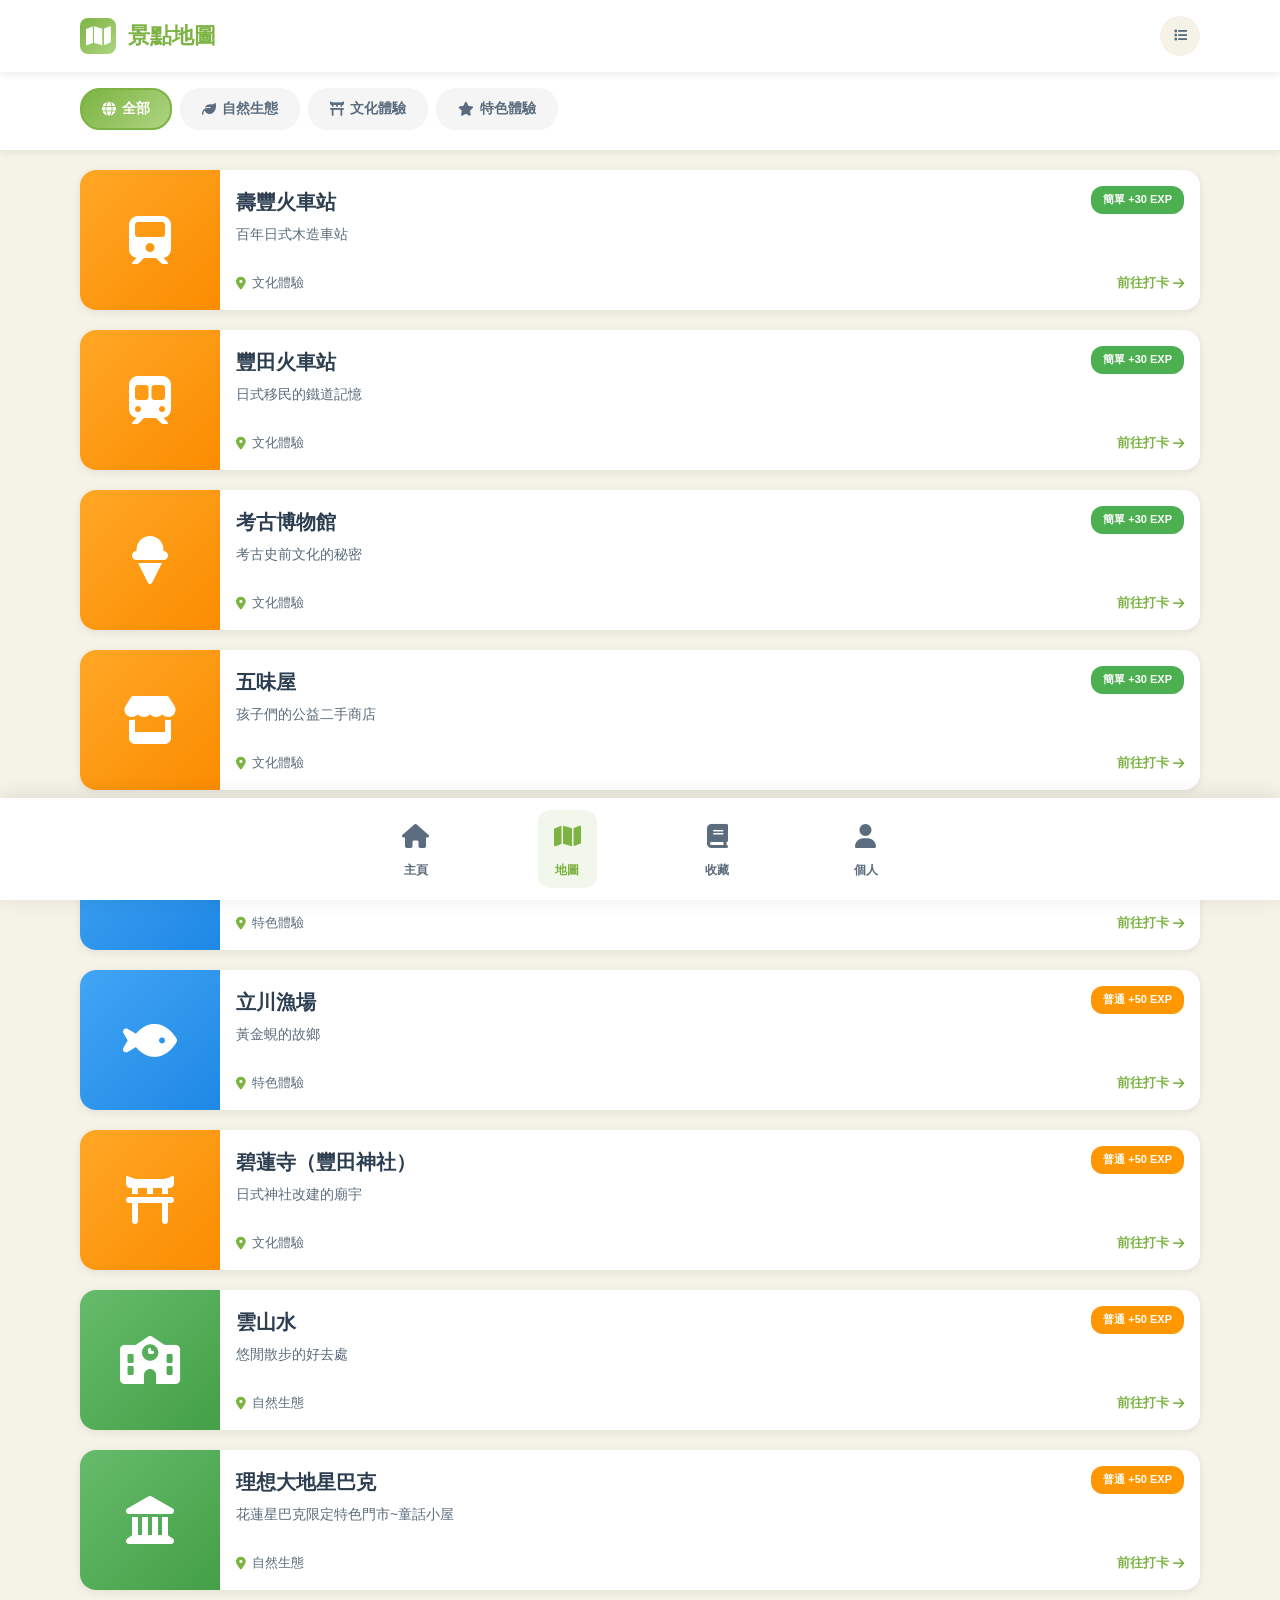
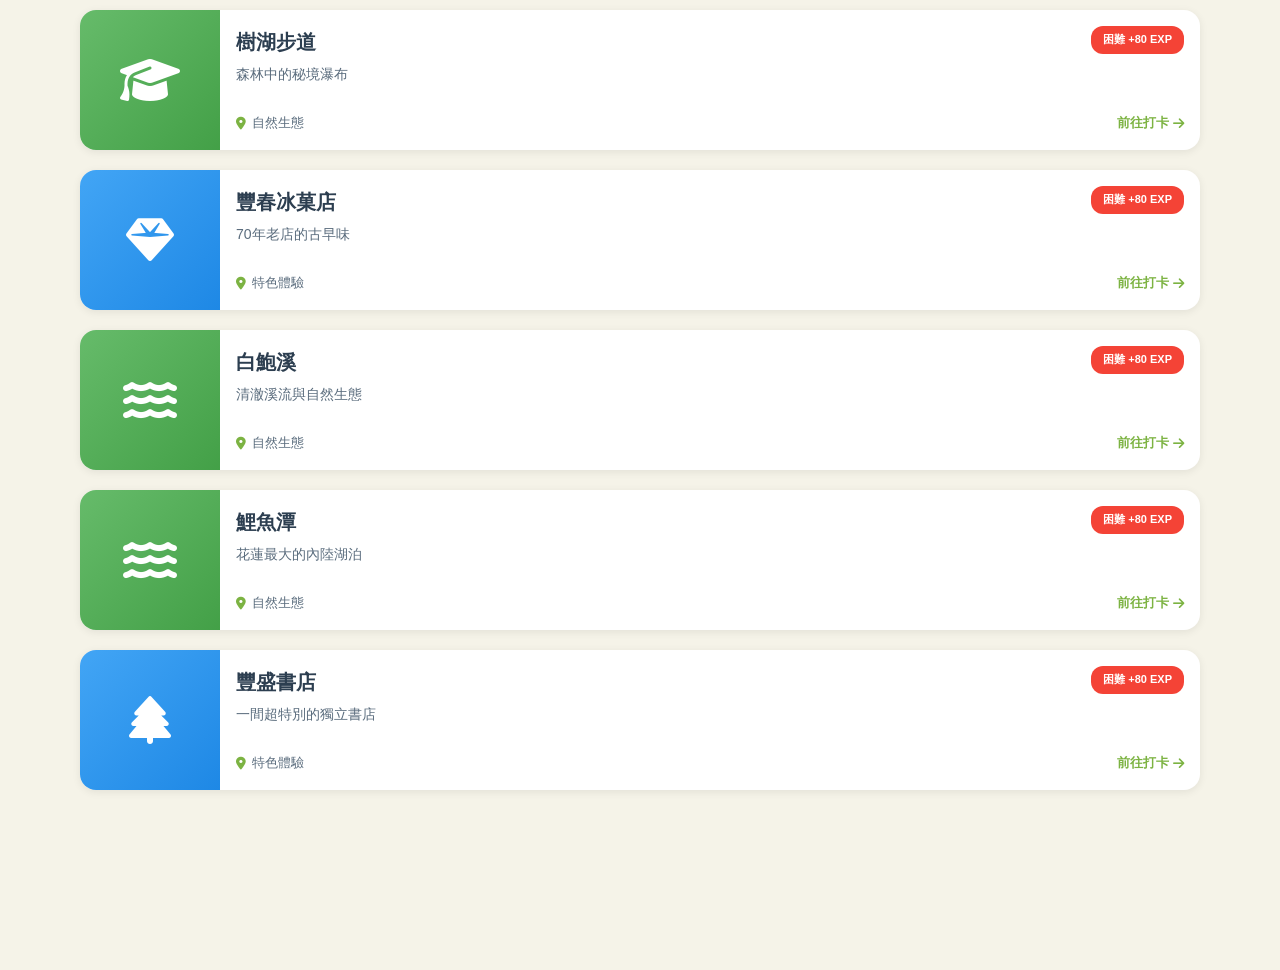
<file: spot-detail.html>
<!DOCTYPE html>
<html lang="zh-TW">
<head>
    <meta charset="UTF-8">
    <meta name="viewport" content="width=device-width, initial-scale=1.0">
    <title>景點詳情 | 壽豐尋寶巴</title>
    <link rel="stylesheet" href="style.css">
    <link rel="stylesheet" href="https://cdnjs.cloudflare.com/ajax/libs/font-awesome/6.4.0/css/all.min.css">
</head>
<body class="spot-detail-page">
    <!-- Hero 圖片區 -->
    <div class="spot-detail-hero" id="spotHero">
        <button class="spot-detail-back" onclick="history.back()">
            <i class="fas fa-arrow-left"></i>
        </button>
        <div class="spot-detail-status" id="spotStatus">
            <i class="fas fa-lock"></i>
            <span>未收集</span>
        </div>
        <i class="fas fa-mountain" id="spotIcon"></i>
    </div>

    <!-- 內容區 -->
    <div class="spot-detail-content">
        <!-- 基本資訊卡 -->
        <div class="spot-detail-card">
            <h1 class="spot-detail-title" id="spotTitle">景點名稱</h1>
            
            <div class="spot-detail-meta" id="spotMeta">
                <!-- 由 JavaScript 生成 -->
            </div>

            <div class="section-heading">
                <i class="fas fa-info-circle"></i>
                景點介紹
            </div>
            <p class="spot-description" id="spotDescription"></p>
        </div>

        <!-- 詳細資訊卡 -->
        <div class="spot-detail-card">
            <div class="section-heading">
                <i class="fas fa-map-marked-alt"></i>
                詳細資訊
            </div>
            
            <div id="spotInfo">
                <!-- 由 JavaScript 生成 -->
            </div>

            <!-- 小提示 -->
            <div class="tips-box" id="spotTips">
                <div class="tips-box-title">
                    <i class="fas fa-lightbulb"></i>
                    旅遊小提示
                </div>
                <div class="tips-box-content" id="tipsContent"></div>
            </div>
        </div>
    </div>

    <!-- 打卡按鈕 -->
    <button class="checkin-button" id="checkinBtn" onclick="goToCheckin()">
        <i class="fas fa-qrcode"></i>
        <span>立即打卡</span>
    </button>

    <script src="spots-data.js"></script>
    <script>
        // 從 URL 取得景點 ID
        const urlParams = new URLSearchParams(window.location.search);
        const spotId = parseInt(urlParams.get('id'));
        
        // 取得景點資料
        const spot = spotsData.find(s => s.id === spotId);
        
        if (!spot) {
            alert('找不到景點資料！');
            window.location.href = 'map.html';
        }

        // 檢查是否已收集
        const collection = JSON.parse(localStorage.getItem('collection')) || [];
        const isCollected = collection.some(c => c.id === spotId);

        // 路線顏色
        const routeColors = {
            'nature': '#66bb6a 0%, #43a047 100%',
            'culture': '#ffa726 0%, #fb8c00 100%',
            'special': '#42a5f5 0%, #1e88e5 100%'
        };

        // 路線標籤
        const routeLabels = {
            'nature': '自然生態',
            'culture': '文化體驗',
            'special': '特色體驗'
        };

        // 難度資訊
        const difficultyInfo = {
            'easy': { text: '簡單', color: '#4caf50' },
            'normal': { text: '普通', color: '#ff9800' },
            'hard': { text: '困難', color: '#f44336' }
        };

        // 設定 Hero 區
        document.getElementById('spotHero').style.background = 
            `linear-gradient(135deg, ${routeColors[spot.route]})`;
        document.getElementById('spotIcon').className = `fas ${spot.icon}`;

        // 設定狀態
        const statusEl = document.getElementById('spotStatus');
        if (isCollected) {
            statusEl.innerHTML = '<i class="fas fa-check-circle"></i><span>已收集</span>';
            statusEl.style.background = 'rgba(255, 255, 255, 0.95)';
            statusEl.style.color = '#4caf50';
        }

        // 設定標題
        document.getElementById('spotTitle').textContent = spot.name;

        // 設定 Meta 資訊
        const diff = difficultyInfo[spot.difficulty];
        document.getElementById('spotMeta').innerHTML = `
            <div class="meta-badge">
                <i class="fas fa-route"></i>
                ${routeLabels[spot.route]}
            </div>
            <div class="meta-badge" style="background: ${diff.color}; color: white;">
                <i class="fas fa-signal"></i>
                ${diff.text}
            </div>
            <div class="meta-badge" style="background: linear-gradient(135deg, var(--primary-green) 0%, var(--primary-light) 100%); color: white;">
                <i class="fas fa-star"></i>
                +${spot.exp} EXP
            </div>
        `;

        // 設定描述
        document.getElementById('spotDescription').textContent = spot.fullDescription;

        // 設定詳細資訊
        document.getElementById('spotInfo').innerHTML = `
            <div class="info-row">
                <div class="info-icon">
                    <i class="fas fa-map-marker-alt"></i>
                </div>
                <div class="info-content">
                    <div class="info-label">地址</div>
                    <div class="info-text">${spot.address}</div>
                </div>
            </div>
            <div class="info-row">
                <div class="info-icon">
                    <i class="fas fa-clock"></i>
                </div>
                <div class="info-content">
                    <div class="info-label">開放時間</div>
                    <div class="info-text">${spot.openTime}</div>
                </div>
            </div>
        `;

        // 設定小提示
        document.getElementById('tipsContent').textContent = spot.tips;

        // 設定打卡按鈕
        const checkinBtn = document.getElementById('checkinBtn');
        if (isCollected) {
            checkinBtn.classList.add('collected');
            checkinBtn.innerHTML = '<i class="fas fa-check"></i><span>已經收集此景點</span>';
            checkinBtn.onclick = null;
        }

        // 前往打卡頁面
        function goToCheckin() {
            window.location.href = `checkin.html?id=${spotId}`;
        }
    </script>
</body>
</html>
</file>
<file: style.css>
/* ===== 全域設定 (Mobile First) ===== */
* {
    margin: 0;
    padding: 0;
    box-sizing: border-box;
}

:root {
    /* 主色調 - 參考拾光適聖的自然綠色 */
    --primary-green: #7cb342;
    --primary-light: #aed581;
    --primary-dark: #558b2f;
    
    /* 輔助色 */
    --water-blue: #4fc3f7;
    --mountain-gray: #78909c;
    --earth-brown: #a1887f;
    --cream-bg: #f5f3e8;
    --paper-white: #fdfbf7;
    
    /* 文字 */
    --text-dark: #2c3e50;
    --text-gray: #5a6c7d;
    --text-light: #8d9db0;
    
    /* 陰影 */
    --shadow-sm: 0 2px 8px rgba(0, 0, 0, 0.08);
    --shadow-md: 0 4px 16px rgba(0, 0, 0, 0.12);
    --shadow-lg: 0 8px 32px rgba(0, 0, 0, 0.15);
}

body {
    font-family: -apple-system, BlinkMacSystemFont, 'Segoe UI', 'Microsoft JhengHei', sans-serif;
    background: var(--cream-bg);
    color: var(--text-dark);
    line-height: 1.6;
    overflow-x: hidden;
    font-size: 16px;
}

.container {
    max-width: 100%;
    margin: 0 auto;
    padding: 0 16px;
}

/* 平板以上 */
@media (min-width: 768px) {
    .container {
        padding: 0 24px;
    }
}

/* 桌面 */
@media (min-width: 1024px) {
    .container {
        max-width: 1200px;
        padding: 0 40px;
    }
}

/* ===== 按鈕樣式 (Mobile First) ===== */
.btn {
    display: inline-flex;
    align-items: center;
    justify-content: center;
    gap: 6px;
    padding: 12px 24px;
    border: none;
    border-radius: 50px;
    font-size: 15px;
    font-weight: 600;
    cursor: pointer;
    transition: all 0.3s ease;
    text-decoration: none;
    box-shadow: var(--shadow-sm);
    touch-action: manipulation;
    -webkit-tap-highlight-color: transparent;
}

.btn-primary {
    background: linear-gradient(135deg, var(--primary-green) 0%, var(--primary-light) 100%);
    color: white;
}

.btn-primary:active {
    transform: scale(0.98);
}

.btn-secondary {
    background: white;
    color: var(--primary-green);
    border: 2px solid var(--primary-green);
}

.btn-secondary:active {
    background: var(--primary-green);
    color: white;
}

.btn-large {
    padding: 16px 40px;
    font-size: 16px;
}

/* 平板以上 */
@media (min-width: 768px) {
    .btn {
        padding: 14px 32px;
        font-size: 16px;
        gap: 8px;
    }
    
    .btn-large {
        padding: 18px 48px;
        font-size: 18px;
    }
    
    .btn-primary:hover {
        transform: translateY(-2px);
        box-shadow: var(--shadow-md);
    }
    
    .btn-secondary:hover {
        background: var(--primary-green);
        color: white;
    }
}

/* ===== 封面頁 (Mobile First) ===== */
.cover-page {
    min-height: 100vh;
    background: linear-gradient(to bottom, #e8f5e9 0%, #f1f8e9 100%);
    display: flex;
    align-items: center;
    justify-content: center;
    position: relative;
    overflow: hidden;
    padding: 20px;
}

/* 背景裝飾 */
.cover-bg-decoration {
    position: absolute;
    width: 100%;
    height: 100%;
    top: 0;
    left: 0;
    pointer-events: none;
}

.mountain-layer {
    position: absolute;
    bottom: 0;
    width: 100%;
    height: 40%;
    background: linear-gradient(to top, rgba(124, 179, 66, 0.1) 0%, transparent 100%);
}

/* 主視覺容器 */
.cover-content {
    position: relative;
    z-index: 10;
    text-align: center;
    padding: 20px;
    width: 100%;
    max-width: 500px;
}

/* 隧道框架設計 */
.tunnel-frame {
    position: relative;
    margin: 0 auto 30px;
    width: 100%;
    max-width: 400px;
}

.tunnel-shape {
    position: relative;
    width: 100%;
    padding: 40px 20px;
    background: linear-gradient(135deg, rgba(255,255,255,0.9) 0%, rgba(255,255,255,0.7) 100%);
    border-radius: 50% 50% 50% 50% / 60% 60% 40% 40%;
    box-shadow: 
        inset 0 4px 20px rgba(124, 179, 66, 0.2),
        0 8px 32px rgba(0, 0, 0, 0.1);
    display: flex;
    flex-direction: column;
    align-items: center;
    justify-content: center;
}

.tunnel-content {
    text-align: center;
}

/* Logo 圖示 */
.logo-icon {
    width: 60px;
    height: 60px;
    margin: 0 auto 16px;
    background: linear-gradient(135deg, var(--primary-green) 0%, var(--primary-light) 100%);
    border-radius: 16px;
    display: flex;
    align-items: center;
    justify-content: center;
    box-shadow: var(--shadow-md);
}

.logo-icon svg {
    width: 36px;
    height: 36px;
    fill: white;
}

/* 標題 */
.cover-title {
    font-size: 32px;
    font-weight: 800;
    color: var(--primary-dark);
    margin-bottom: 12px;
    letter-spacing: 2px;
}

.cover-subtitle {
    font-size: 15px;
    color: var(--text-gray);
    margin-bottom: 24px;
    line-height: 1.8;
}

.cover-buttons {
    display: flex;
    flex-direction: column;
    gap: 12px;
    width: 100%;
}

.cover-buttons .btn {
    width: 100%;
}

/* 裝飾元素 */
.decoration-dots {
    position: absolute;
    width: 100%;
    height: 100%;
    top: 0;
    left: 0;
    pointer-events: none;
}

.dot {
    position: absolute;
    width: 6px;
    height: 6px;
    background: var(--primary-light);
    border-radius: 50%;
    opacity: 0.3;
    animation: float 3s ease-in-out infinite;
}

.dot:nth-child(1) { top: 10%; left: 10%; animation-delay: 0s; }
.dot:nth-child(2) { top: 20%; right: 15%; animation-delay: 0.5s; }
.dot:nth-child(3) { bottom: 15%; left: 20%; animation-delay: 1s; }
.dot:nth-child(4) { bottom: 25%; right: 10%; animation-delay: 1.5s; }

@keyframes float {
    0%, 100% { transform: translateY(0); }
    50% { transform: translateY(-20px); }
}

/* 平板以上 */
@media (min-width: 768px) {
    .cover-content {
        padding: 40px;
        max-width: 600px;
    }
    
    .tunnel-frame {
        max-width: 500px;
        margin-bottom: 40px;
    }
    
    .tunnel-shape {
        padding: 50px 40px;
    }
    
    .logo-icon {
        width: 80px;
        height: 80px;
        margin-bottom: 20px;
        border-radius: 20px;
    }
    
    .logo-icon svg {
        width: 50px;
        height: 50px;
    }
    
    .cover-title {
        font-size: 48px;
        margin-bottom: 16px;
        letter-spacing: 4px;
    }
    
    .cover-subtitle {
        font-size: 18px;
        margin-bottom: 32px;
    }
    
    .cover-buttons {
        flex-direction: row;
        gap: 16px;
        justify-content: center;
    }
    
    .cover-buttons .btn {
        width: auto;
    }
    
    .dot {
        width: 8px;
        height: 8px;
    }
}

/* ===== 角色創建頁 (Mobile First) ===== */
.character-page {
    min-height: 100vh;
    background: linear-gradient(to bottom, #f1f8e9 0%, #fff8e1 100%);
    padding: 40px 16px;
}

.character-container {
    max-width: 100%;
    margin: 0 auto;
    background: white;
    border-radius: 24px;
    padding: 32px 20px;
    box-shadow: var(--shadow-lg);
}

.character-header {
    text-align: center;
    margin-bottom: 32px;
}

.character-header h1 {
    font-size: 26px;
    color: var(--primary-dark);
    margin-bottom: 8px;
}

.character-header p {
    color: var(--text-gray);
    font-size: 14px;
}

/* 頭像選擇 */
.avatar-selection {
    margin-bottom: 32px;
}

.section-label {
    font-size: 16px;
    font-weight: 600;
    color: var(--text-dark);
    margin-bottom: 12px;
    display: block;
}

.avatar-grid {
    display: grid;
    grid-template-columns: repeat(4, 1fr);
    gap: 10px;
}

.avatar-option {
    aspect-ratio: 1;
    border: 3px solid #e0e0e0;
    border-radius: 50%;
    cursor: pointer;
    transition: all 0.3s ease;
    background: #f5f5f5;
    display: flex;
    align-items: center;
    justify-content: center;
    font-size: 24px;
    touch-action: manipulation;
    -webkit-tap-highlight-color: transparent;
}

.avatar-option:active {
    transform: scale(0.95);
}

.avatar-option.selected {
    border-color: var(--primary-green);
    background: linear-gradient(135deg, rgba(124, 179, 66, 0.1) 0%, rgba(174, 213, 129, 0.1) 100%);
    box-shadow: 0 0 0 3px rgba(124, 179, 66, 0.2);
}

/* 名稱輸入 */
.name-input-group {
    margin-bottom: 32px;
}

.name-input {
    width: 100%;
    padding: 14px 18px;
    font-size: 16px;
    border: 2px solid #e0e0e0;
    border-radius: 50px;
    outline: none;
    transition: all 0.3s ease;
    background: #f9f9f9;
}

.name-input:focus {
    border-color: var(--primary-green);
    background: white;
    box-shadow: 0 0 0 4px rgba(124, 179, 66, 0.1);
}

.character-footer {
    display: flex;
    gap: 10px;
}

.character-footer .btn {
    flex: 1;
}

/* 平板以上 */
@media (min-width: 768px) {
    .character-page {
        padding: 60px 20px;
    }
    
    .character-container {
        max-width: 500px;
        padding: 40px;
        border-radius: 30px;
    }
    
    .character-header h1 {
        font-size: 32px;
        margin-bottom: 12px;
    }
    
    .character-header p {
        font-size: 16px;
    }
    
    .avatar-selection {
        margin-bottom: 40px;
    }
    
    .section-label {
        font-size: 18px;
        margin-bottom: 16px;
    }
    
    .avatar-grid {
        gap: 12px;
    }
    
    .avatar-option {
        font-size: 32px;
    }
    
    .avatar-option:hover {
        transform: scale(1.1);
        border-color: var(--primary-light);
    }
    
    .avatar-option.selected {
        box-shadow: 0 0 0 4px rgba(124, 179, 66, 0.2);
    }
    
    .name-input-group {
        margin-bottom: 40px;
    }
    
    .name-input {
        padding: 16px 20px;
    }
    
    .character-footer {
        gap: 12px;
    }
}

/* ===== 遊戲主頁 (Mobile First) ===== */
.game-home {
    min-height: 100vh;
    background: var(--cream-bg);
    padding-bottom: 80px;
}

/* 導航列 */
.navbar {
    background: white;
    box-shadow: var(--shadow-sm);
    position: sticky;
    top: 0;
    z-index: 100;
    padding: 12px 0;
}

.navbar .container {
    display: flex;
    justify-content: space-between;
    align-items: center;
}

.nav-brand {
    display: flex;
    align-items: center;
    gap: 8px;
    font-size: 18px;
    font-weight: 700;
    color: var(--primary-green);
}

.nav-brand-icon {
    width: 32px;
    height: 32px;
    background: linear-gradient(135deg, var(--primary-green) 0%, var(--primary-light) 100%);
    border-radius: 8px;
    display: flex;
    align-items: center;
    justify-content: center;
    color: white;
}

.nav-actions {
    display: flex;
    gap: 8px;
}

.nav-icon-btn {
    width: 36px;
    height: 36px;
    border-radius: 50%;
    background: var(--cream-bg);
    border: none;
    cursor: pointer;
    display: flex;
    align-items: center;
    justify-content: center;
    transition: all 0.3s ease;
    color: var(--text-gray);
    touch-action: manipulation;
    -webkit-tap-highlight-color: transparent;
}

.nav-icon-btn:active {
    background: var(--primary-green);
    color: white;
    transform: scale(0.95);
}

/* 玩家資訊卡 */
.player-info-card {
    background: linear-gradient(135deg, var(--primary-green) 0%, var(--primary-light) 100%);
    color: white;
    padding: 20px 16px;
    border-radius: 16px;
    margin: 16px;
    box-shadow: var(--shadow-md);
    display: flex;
    align-items: center;
    gap: 16px;
}

.player-avatar {
    width: 60px;
    height: 60px;
    background: white;
    border-radius: 50%;
    display: flex;
    align-items: center;
    justify-content: center;
    font-size: 30px;
    box-shadow: 0 4px 12px rgba(0, 0, 0, 0.2);
    flex-shrink: 0;
}

.player-details {
    flex: 1;
    min-width: 0;
}

.player-name {
    font-size: 20px;
    font-weight: 700;
    margin-bottom: 6px;
    white-space: nowrap;
    overflow: hidden;
    text-overflow: ellipsis;
}

.player-level {
    font-size: 12px;
    opacity: 0.9;
    margin-bottom: 6px;
}

.exp-bar {
    width: 100%;
    height: 6px;
    background: rgba(255, 255, 255, 0.3);
    border-radius: 10px;
    overflow: hidden;
}

.exp-fill {
    height: 100%;
    background: white;
    border-radius: 10px;
    transition: width 0.5s ease;
}

/* 路線選擇區 */
.routes-section {
    padding: 32px 16px;
}

.section-header {
    text-align: center;
    margin-bottom: 28px;
}

.section-title {
    font-size: 24px;
    font-weight: 700;
    color: var(--text-dark);
    margin-bottom: 8px;
}

.section-description {
    color: var(--text-gray);
    font-size: 14px;
}

.routes-grid {
    display: grid;
    grid-template-columns: 1fr;
    gap: 20px;
    max-width: 100%;
    margin: 0 auto;
}

.route-card {
    background: white;
    border-radius: 16px;
    overflow: hidden;
    box-shadow: var(--shadow-sm);
    transition: all 0.3s ease;
    cursor: pointer;
    touch-action: manipulation;
    -webkit-tap-highlight-color: transparent;
}

.route-card:active {
    transform: scale(0.98);
}

.route-image {
    width: 100%;
    height: 160px;
    background: linear-gradient(135deg, var(--primary-light) 0%, var(--primary-green) 100%);
    display: flex;
    align-items: center;
    justify-content: center;
    font-size: 64px;
    position: relative;
}

.route-badge {
    position: absolute;
    top: 12px;
    right: 12px;
    background: rgba(255, 255, 255, 0.95);
    padding: 4px 12px;
    border-radius: 20px;
    font-size: 11px;
    font-weight: 600;
    color: var(--primary-green);
}

.route-content {
    padding: 20px;
}

.route-title {
    font-size: 20px;
    font-weight: 700;
    color: var(--text-dark);
    margin-bottom: 10px;
}

.route-description {
    color: var(--text-gray);
    font-size: 13px;
    margin-bottom: 14px;
    line-height: 1.6;
}

.route-progress {
    display: flex;
    align-items: center;
    gap: 10px;
    margin-bottom: 14px;
}

.progress-bar {
    flex: 1;
    height: 5px;
    background: #e0e0e0;
    border-radius: 10px;
    overflow: hidden;
}

.progress-fill {
    height: 100%;
    background: linear-gradient(90deg, var(--primary-green) 0%, var(--primary-light) 100%);
    border-radius: 10px;
    transition: width 0.5s ease;
}

.progress-text {
    font-size: 11px;
    font-weight: 600;
    color: var(--text-gray);
}

.route-spots-count {
    display: flex;
    align-items: center;
    gap: 6px;
    color: var(--text-gray);
    font-size: 12px;
}

/* 平板以上 */
@media (min-width: 768px) {
    .navbar {
        padding: 16px 0;
    }
    
    .nav-brand {
        font-size: 22px;
        gap: 12px;
    }
    
    .nav-brand-icon {
        width: 36px;
        height: 36px;
    }
    
    .nav-actions {
        gap: 12px;
    }
    
    .nav-icon-btn {
        width: 40px;
        height: 40px;
    }
    
    .nav-icon-btn:hover {
        background: var(--primary-green);
        color: white;
        transform: scale(1.1);
    }
    
    .player-info-card {
        padding: 30px;
        border-radius: 20px;
        margin: 20px;
        gap: 20px;
    }
    
    .player-avatar {
        width: 70px;
        height: 70px;
        font-size: 36px;
    }
    
    .player-name {
        font-size: 24px;
        margin-bottom: 8px;
    }
    
    .player-level {
        font-size: 14px;
        margin-bottom: 8px;
    }
    
    .exp-bar {
        height: 8px;
    }
    
    .routes-section {
        padding: 40px 20px;
    }
    
    .section-header {
        margin-bottom: 40px;
    }
    
    .section-title {
        font-size: 32px;
        margin-bottom: 12px;
    }
    
    .section-description {
        font-size: 16px;
    }
    
    .routes-grid {
        grid-template-columns: repeat(auto-fit, minmax(300px, 1fr));
        gap: 24px;
        max-width: 1000px;
    }
    
    .route-card:hover {
        transform: translateY(-8px);
        box-shadow: var(--shadow-lg);
    }
    
    .route-image {
        height: 200px;
        font-size: 80px;
    }
    
    .route-badge {
        top: 16px;
        right: 16px;
        padding: 6px 16px;
        font-size: 12px;
    }
    
    .route-content {
        padding: 24px;
    }
    
    .route-title {
        font-size: 24px;
        margin-bottom: 12px;
    }
    
    .route-description {
        font-size: 14px;
        margin-bottom: 16px;
    }
    
    .route-progress {
        gap: 12px;
        margin-bottom: 16px;
    }
    
    .progress-bar {
        height: 6px;
    }
    
    .progress-text {
        font-size: 12px;
    }
    
    .route-spots-count {
        gap: 8px;
        font-size: 14px;
    }
}

/* ===== 收藏頁 (Collection Page) ===== */
.collection-page {
    min-height: 100vh;
    background: var(--cream-bg);
    padding-bottom: 80px;
}

.collection-header {
    background: linear-gradient(135deg, var(--primary-green) 0%, var(--primary-light) 100%);
    color: white;
    padding: 60px 20px 40px;
    text-align: center;
}

.collection-header h1 {
    font-size: 36px;
    font-weight: 700;
    margin-bottom: 12px;
}

.collection-stats {
    display: flex;
    justify-content: center;
    gap: 40px;
    margin-top: 24px;
}

.stat-item {
    text-align: center;
}

.stat-number {
    font-size: 32px;
    font-weight: 700;
}

.stat-label {
    font-size: 14px;
    opacity: 0.9;
}

.collection-content {
    padding: 40px 20px;
}

.collection-grid {
    display: grid;
    grid-template-columns: repeat(auto-fill, minmax(250px, 1fr));
    gap: 24px;
    max-width: 1200px;
    margin: 0 auto;
}

.spot-card {
    background: white;
    border-radius: 20px;
    overflow: hidden;
    box-shadow: var(--shadow-sm);
    transition: all 0.3s ease;
}

.spot-card:hover {
    transform: translateY(-4px);
    box-shadow: var(--shadow-md);
}

.spot-image {
    width: 100%;
    height: 180px;
    background: linear-gradient(135deg, #e0e0e0 0%, #f5f5f5 100%);
    display: flex;
    align-items: center;
    justify-content: center;
    font-size: 60px;
    position: relative;
}

.spot-image.locked {
    filter: grayscale(100%) brightness(1.2);
    opacity: 0.5;
}

.lock-overlay {
    position: absolute;
    top: 0;
    left: 0;
    right: 0;
    bottom: 0;
    background: rgba(0, 0, 0, 0.3);
    display: flex;
    align-items: center;
    justify-content: center;
    color: white;
    font-size: 40px;
}

.spot-info {
    padding: 20px;
}

.spot-name {
    font-size: 20px;
    font-weight: 700;
    color: var(--text-dark);
    margin-bottom: 8px;
}

.spot-description {
    font-size: 14px;
    color: var(--text-gray);
    margin-bottom: 12px;
    line-height: 1.5;
}

.spot-status {
    display: inline-block;
    padding: 6px 16px;
    border-radius: 20px;
    font-size: 12px;
    font-weight: 600;
}

.spot-status.collected {
    background: #e8f5e9;
    color: var(--primary-green);
}

.spot-status.locked {
    background: #f5f5f5;
    color: var(--text-light);
}

/* 新增：收藏徽章 */
.collected-badge {
    position: absolute;
    top: 12px;
    right: 12px;
    width: 36px;
    height: 36px;
    background: white;
    border-radius: 50%;
    display: flex;
    align-items: center;
    justify-content: center;
    color: var(--primary-green);
    font-size: 20px;
    box-shadow: 0 2px 12px rgba(0,0,0,0.2);
    z-index: 10;
}

/* 新增：景點元數據 */
.spot-meta {
    display: flex;
    justify-content: space-between;
    align-items: center;
    gap: 8px;
    flex-wrap: wrap;
    margin-top: 8px;
}

/* 新增：路線標籤 */
.route-tag {
    padding: 5px 12px;
    border-radius: 12px;
    font-size: 11px;
    font-weight: 600;
    white-space: nowrap;
}

/* 新增：點擊效果 */
.spot-card {
    cursor: pointer;
    touch-action: manipulation;
    -webkit-tap-highlight-color: transparent;
}

.spot-card:active {
    transform: scale(0.98);
}

@media (max-width: 768px) {
    .collection-header {
        padding: 24px 16px 32px;
    }
    
    .collection-header h1 {
        font-size: 28px;
    }
    
    .collection-header p {
        font-size: 14px;
    }
    
    .stat-number {
        font-size: 36px;
    }
    
    .stat-label {
        font-size: 12px;
    }
    
    .collection-content {
        padding: 20px 16px;
    }
    
    .collection-grid {
        grid-template-columns: repeat(auto-fill, minmax(160px, 1fr));
        gap: 16px;
    }
    
    .spot-image {
        height: 140px;
        font-size: 48px;
    }
    
    .collected-badge {
        width: 32px;
        height: 32px;
        font-size: 18px;
        top: 8px;
        right: 8px;
    }
    
    .spot-info {
        padding: 12px;
    }
    
    .spot-name {
        font-size: 16px;
    }
    
    .spot-description {
        font-size: 12px;
        -webkit-line-clamp: 2;
    }
    
    .route-tag {
        padding: 4px 10px;
        font-size: 10px;
    }
    
    .spot-status {
        padding: 4px 10px;
        font-size: 10px;
    }
}

/* ===== 底部導航 (Bottom Navigation) ===== */
.bottom-nav {
    position: fixed;
    bottom: 0;
    left: 0;
    right: 0;
    background: white;
    box-shadow: 0 -2px 20px rgba(0, 0, 0, 0.1);
    padding: 12px 0;
    z-index: 100;
}

.bottom-nav-container {
    display: flex;
    justify-content: space-around;
    align-items: center;
    max-width: 600px;
    margin: 0 auto;
}

.nav-item {
    display: flex;
    flex-direction: column;
    align-items: center;
    gap: 4px;
    padding: 8px 16px;
    cursor: pointer;
    transition: all 0.3s ease;
    color: var(--text-gray);
    text-decoration: none;
    border-radius: 12px;
}

.nav-item:hover,
.nav-item.active {
    color: var(--primary-green);
    background: rgba(124, 179, 66, 0.1);
}

.nav-item-icon {
    font-size: 24px;
}

.nav-item-label {
    font-size: 12px;
    font-weight: 600;
}

/* ===== AI 聊天頁面 (Mobile First) ===== */
.chat-page {
    background: var(--cream-bg);
    display: flex;
    justify-content: center;
    align-items: center;
    padding: 0;
    min-height: 100vh;
}

.chat-container {
    width: 100%;
    height: 100vh;
    background: white;
    display: flex;
    flex-direction: column;
    overflow: hidden;
}

/* 聊天標題列 */
.chat-header {
    background: linear-gradient(135deg, var(--primary-green) 0%, var(--primary-light) 100%);
    color: white;
    padding: 12px 16px;
    display: flex;
    align-items: center;
    gap: 12px;
    box-shadow: var(--shadow-sm);
    flex-shrink: 0;
}

.back-btn {
    background: rgba(255, 255, 255, 0.2);
    border: none;
    color: white;
    width: 36px;
    height: 36px;
    border-radius: 50%;
    cursor: pointer;
    display: flex;
    align-items: center;
    justify-content: center;
    transition: all 0.3s ease;
    flex-shrink: 0;
    touch-action: manipulation;
    -webkit-tap-highlight-color: transparent;
}

.back-btn:active {
    background: rgba(255, 255, 255, 0.3);
    transform: scale(0.95);
}

.chat-header-info {
    flex: 1;
    display: flex;
    align-items: center;
    gap: 10px;
    min-width: 0;
}

.avatar {
    width: 40px;
    height: 40px;
    background: white;
    border-radius: 50%;
    display: flex;
    align-items: center;
    justify-content: center;
    font-size: 20px;
    color: var(--primary-green);
    flex-shrink: 0;
}

.avatar-small {
    width: 32px;
    height: 32px;
    background: linear-gradient(135deg, var(--primary-green) 0%, var(--primary-light) 100%);
    border-radius: 50%;
    display: flex;
    align-items: center;
    justify-content: center;
    font-size: 14px;
    color: white;
    flex-shrink: 0;
}

.header-text {
    min-width: 0;
}

.header-text h3 {
    font-size: 15px;
    margin-bottom: 2px;
    white-space: nowrap;
    overflow: hidden;
    text-overflow: ellipsis;
}

.status {
    font-size: 11px;
    opacity: 0.9;
    display: flex;
    align-items: center;
    gap: 4px;
}

.status-dot {
    width: 6px;
    height: 6px;
    background: #4caf50;
    border-radius: 50%;
    display: inline-block;
    animation: blink 2s infinite;
}

@keyframes blink {
    0%, 100% { opacity: 1; }
    50% { opacity: 0.3; }
}

/* 聊天訊息區 */
.chat-messages {
    flex: 1;
    overflow-y: auto;
    overflow-x: hidden;
    padding: 16px;
    background: #f8f9fa;
}

.message-date {
    text-align: center;
    color: #999;
    font-size: 11px;
    margin: 16px 0;
}

.message-group {
    display: flex;
    gap: 8px;
    margin-bottom: 16px;
}

.message-group.user-group {
    justify-content: flex-end;
}

.message-group .messages {
    display: flex;
    flex-direction: column;
    gap: 4px;
    max-width: 75%;
}

.message {
    position: relative;
    animation: slideIn 0.3s ease;
}

@keyframes slideIn {
    from {
        opacity: 0;
        transform: translateY(10px);
    }
    to {
        opacity: 1;
        transform: translateY(0);
    }
}

.message-content {
    padding: 10px 14px;
    border-radius: 16px;
    line-height: 1.5;
    word-wrap: break-word;
    font-size: 14px;
}

.ai-message .message-content {
    background: white;
    color: #333;
    border-bottom-left-radius: 4px;
    box-shadow: 0 1px 3px rgba(0, 0, 0, 0.1);
}

.user-message .message-content {
    background: linear-gradient(135deg, var(--primary-green) 0%, var(--primary-light) 100%);
    color: white;
    border-bottom-right-radius: 4px;
    box-shadow: 0 1px 3px rgba(124, 179, 66, 0.3);
}

.message-time {
    font-size: 10px;
    color: #999;
    margin-top: 2px;
    display: block;
    padding: 0 4px;
}

.user-message .message-time {
    text-align: right;
}

/* 載入動畫 */
.typing-indicator {
    display: flex;
    gap: 3px;
    padding: 10px 14px;
    background: white;
    border-radius: 16px;
    border-bottom-left-radius: 4px;
    width: fit-content;
}

.typing-dot {
    width: 7px;
    height: 7px;
    background: #999;
    border-radius: 50%;
    animation: typing 1.4s infinite;
}

.typing-dot:nth-child(2) {
    animation-delay: 0.2s;
}

.typing-dot:nth-child(3) {
    animation-delay: 0.4s;
}

@keyframes typing {
    0%, 60%, 100% {
        transform: translateY(0);
    }
    30% {
        transform: translateY(-8px);
    }
}

/* 快速問題按鈕 */
.quick-questions {
    display: grid;
    grid-template-columns: 1fr;
    gap: 8px;
    margin-top: 12px;
}

.quick-btn {
    padding: 10px 14px;
    background: white;
    border: 2px solid #e0e0e0;
    border-radius: 12px;
    cursor: pointer;
    transition: all 0.3s ease;
    font-size: 13px;
    color: #333;
    display: flex;
    align-items: center;
    gap: 8px;
    justify-content: flex-start;
    touch-action: manipulation;
    -webkit-tap-highlight-color: transparent;
}

.quick-btn:active {
    background: linear-gradient(135deg, var(--primary-green) 0%, var(--primary-light) 100%);
    color: white;
    border-color: transparent;
    transform: scale(0.98);
}

.quick-btn i {
    font-size: 14px;
    flex-shrink: 0;
}

/* 輸入區 */
.chat-input-area {
    padding: 12px 16px;
    background: white;
    border-top: 1px solid #e0e0e0;
    flex-shrink: 0;
}

.chat-input-container {
    display: flex;
    align-items: center;
    gap: 8px;
    background: #f5f5f5;
    border-radius: 24px;
    padding: 6px 12px;
}

.input-btn {
    background: none;
    border: none;
    color: var(--primary-green);
    font-size: 18px;
    cursor: pointer;
    transition: all 0.3s ease;
    width: 32px;
    height: 32px;
    display: flex;
    align-items: center;
    justify-content: center;
    border-radius: 50%;
    flex-shrink: 0;
    touch-action: manipulation;
    -webkit-tap-highlight-color: transparent;
}

.input-btn:active {
    background: rgba(124, 179, 66, 0.1);
}

.chat-input {
    flex: 1;
    border: none;
    background: none;
    font-size: 14px;
    outline: none;
    padding: 6px 0;
    min-width: 0;
}

.send-btn {
    background: linear-gradient(135deg, var(--primary-green) 0%, var(--primary-light) 100%);
    border: none;
    color: white;
    width: 36px;
    height: 36px;
    border-radius: 50%;
    cursor: pointer;
    display: flex;
    align-items: center;
    justify-content: center;
    transition: all 0.3s ease;
    font-size: 14px;
    flex-shrink: 0;
    touch-action: manipulation;
    -webkit-tap-highlight-color: transparent;
}

.send-btn:active {
    transform: scale(0.95);
}

.send-btn:disabled {
    opacity: 0.5;
    cursor: not-allowed;
}

/* 平板以上 */
@media (min-width: 768px) {
    .chat-page {
        padding: 20px;
    }
    
    .chat-container {
        max-width: 500px;
        height: 90vh;
        max-height: 800px;
        border-radius: 20px;
        box-shadow: var(--shadow-lg);
    }
    
    .chat-header {
        padding: 15px 20px;
        gap: 15px;
    }
    
    .back-btn {
        width: 40px;
        height: 40px;
    }
    
    .back-btn:hover {
        background: rgba(255, 255, 255, 0.3);
    }
    
    .chat-header-info {
        gap: 12px;
    }
    
    .avatar {
        width: 45px;
        height: 45px;
        font-size: 22px;
    }
    
    .avatar-small {
        width: 35px;
        height: 35px;
        font-size: 16px;
    }
    
    .header-text h3 {
        font-size: 16px;
    }
    
    .status {
        font-size: 12px;
        gap: 5px;
    }
    
    .status-dot {
        width: 8px;
        height: 8px;
    }
    
    .chat-messages {
        padding: 20px;
    }
    
    .message-date {
        font-size: 12px;
        margin: 20px 0;
    }
    
    .message-group {
        gap: 10px;
        margin-bottom: 20px;
    }
    
    .message-group .messages {
        gap: 5px;
        max-width: 70%;
    }
    
    .message-content {
        padding: 12px 16px;
        border-radius: 18px;
        font-size: 15px;
    }
    
    .message-time {
        font-size: 11px;
        margin-top: 3px;
    }
    
    .typing-indicator {
        gap: 4px;
        padding: 12px 16px;
        border-radius: 18px;
    }
    
    .typing-dot {
        width: 8px;
        height: 8px;
    }
    
    @keyframes typing {
        0%, 60%, 100% {
            transform: translateY(0);
        }
        30% {
            transform: translateY(-10px);
        }
    }
    
    .quick-questions {
        grid-template-columns: 1fr 1fr;
        gap: 10px;
        margin-top: 15px;
    }
    
    .quick-btn {
        padding: 12px 16px;
        font-size: 14px;
        justify-content: center;
    }
    
    .quick-btn:hover {
        background: linear-gradient(135deg, var(--primary-green) 0%, var(--primary-light) 100%);
        color: white;
        border-color: transparent;
        transform: translateY(-2px);
        box-shadow: 0 4px 12px rgba(124, 179, 66, 0.3);
    }
    
    .quick-btn i {
        font-size: 16px;
    }
    
    .chat-input-area {
        padding: 15px;
    }
    
    .chat-input-container {
        gap: 10px;
        border-radius: 25px;
        padding: 8px 15px;
    }
    
    .input-btn {
        font-size: 20px;
        width: 35px;
        height: 35px;
    }
    
    .input-btn:hover {
        background: rgba(124, 179, 66, 0.1);
    }
    
    .chat-input {
        font-size: 15px;
        padding: 8px 0;
    }
    
    .send-btn {
        width: 40px;
        height: 40px;
        font-size: 16px;
    }
    
    .send-btn:hover {
        transform: scale(1.1);
        box-shadow: 0 4px 12px rgba(124, 179, 66, 0.4);
    }
}

/* ===== 響應式設計 ===== */
@media (max-width: 768px) {
    .cover-title {
        font-size: 36px;
    }
    
    .tunnel-shape {
        padding: 30px 20px;
    }
    
    .routes-grid {
        grid-template-columns: 1fr;
    }
    
    .collection-grid {
        grid-template-columns: repeat(auto-fill, minmax(150px, 1fr));
        gap: 16px;
    }
    
    .chat-page {
        padding: 0;
    }
    
    .chat-container {
        height: 100vh;
        max-height: none;
        border-radius: 0;
    }
    
    .quick-questions {
        grid-template-columns: 1fr;
    }
    
    .avatar-grid {
        grid-template-columns: repeat(3, 1fr);
    }
}

/* ===== 實用動畫 ===== */
@keyframes fadeIn {
    from {
        opacity: 0;
    }
    to {
        opacity: 1;
    }
}

@keyframes fadeInUp {
    from {
        opacity: 0;
        transform: translateY(30px);
    }
    to {
        opacity: 1;
        transform: translateY(0);
    }
}

@keyframes pulse {
    0%, 100% {
        transform: scale(1);
        opacity: 1;
    }
    50% {
        transform: scale(1.05);
        opacity: 0.8;
    }
}

.fade-in {
    animation: fadeIn 0.5s ease;
}

.fade-in-up {
    animation: fadeInUp 0.6s ease;
}

/* ===== 地圖頁面 - 景點列表 (Mobile First) ===== */
.filter-tag {
    display: inline-flex;
    align-items: center;
    gap: 6px;
    padding: 8px 16px;
    background: #f5f5f5;
    border: 2px solid transparent;
    border-radius: 20px;
    font-size: 13px;
    font-weight: 600;
    color: var(--text-gray);
    cursor: pointer;
    transition: all 0.3s ease;
    white-space: nowrap;
    touch-action: manipulation;
    -webkit-tap-highlight-color: transparent;
}

.filter-tag:active,
.filter-tag.active {
    background: linear-gradient(135deg, var(--primary-green) 0%, var(--primary-light) 100%);
    color: white;
    border-color: var(--primary-green);
}

.spots-list-grid {
    display: grid;
    grid-template-columns: 1fr;
    gap: 16px;
}

.spot-list-card {
    background: white;
    border-radius: 16px;
    overflow: hidden;
    box-shadow: var(--shadow-sm);
    display: flex;
    gap: 16px;
    cursor: pointer;
    transition: all 0.3s ease;
    touch-action: manipulation;
    -webkit-tap-highlight-color: transparent;
}

.spot-list-card:active {
    transform: scale(0.98);
}

.spot-list-card.collected {
    border: 2px solid var(--primary-green);
}

.spot-list-image {
    width: 120px;
    height: 120px;
    flex-shrink: 0;
    display: flex;
    align-items: center;
    justify-content: center;
    position: relative;
    color: white;
}

.collected-badge {
    position: absolute;
    top: 8px;
    right: 8px;
    width: 28px;
    height: 28px;
    background: white;
    border-radius: 50%;
    display: flex;
    align-items: center;
    justify-content: center;
    color: var(--primary-green);
    font-size: 16px;
    box-shadow: 0 2px 8px rgba(0,0,0,0.2);
}

.spot-list-content {
    flex: 1;
    padding: 12px 12px 12px 0;
    display: flex;
    flex-direction: column;
    min-width: 0;
}

.spot-list-header {
    display: flex;
    justify-content: space-between;
    align-items: flex-start;
    gap: 8px;
    margin-bottom: 6px;
}

.spot-list-title {
    font-size: 18px;
    font-weight: 700;
    color: var(--text-dark);
    margin: 0;
}

.difficulty-badge {
    padding: 4px 10px;
    border-radius: 12px;
    font-size: 10px;
    font-weight: 700;
    color: white;
    white-space: nowrap;
    flex-shrink: 0;
}

.spot-list-desc {
    font-size: 13px;
    color: var(--text-gray);
    margin: 0 0 auto 0;
    line-height: 1.5;
    display: -webkit-box;
    -webkit-line-clamp: 2;
    -webkit-box-orient: vertical;
    overflow: hidden;
}

.spot-list-footer {
    display: flex;
    justify-content: space-between;
    align-items: center;
    margin-top: 8px;
    gap: 8px;
}

.spot-list-info {
    display: flex;
    align-items: center;
    gap: 6px;
    font-size: 12px;
    color: var(--text-gray);
}

.spot-list-info i {
    color: var(--primary-green);
}

.collected-label {
    display: inline-flex;
    align-items: center;
    gap: 4px;
    padding: 4px 12px;
    background: #e8f5e9;
    color: var(--primary-green);
    border-radius: 12px;
    font-size: 11px;
    font-weight: 600;
}

.go-checkin {
    display: inline-flex;
    align-items: center;
    gap: 4px;
    color: var(--primary-green);
    font-size: 12px;
    font-weight: 600;
}

/* 平板以上 */
@media (min-width: 768px) {
    .filter-tag {
        padding: 10px 20px;
        font-size: 14px;
    }
    
    .filter-tag:hover,
    .filter-tag.active {
        background: linear-gradient(135deg, var(--primary-green) 0%, var(--primary-light) 100%);
        color: white;
    }
    
    .spots-list-grid {
        gap: 20px;
    }
    
    .spot-list-card:hover {
        transform: translateY(-4px);
        box-shadow: var(--shadow-md);
    }
    
    .spot-list-image {
        width: 140px;
        height: 140px;
    }
    
    .collected-badge {
        width: 32px;
        height: 32px;
        font-size: 18px;
    }
    
    .spot-list-content {
        padding: 16px 16px 16px 0;
    }
    
    .spot-list-title {
        font-size: 20px;
    }
    
    .difficulty-badge {
        padding: 5px 12px;
        font-size: 11px;
    }
    
    .spot-list-desc {
        font-size: 14px;
    }
    
    .spot-list-info {
        font-size: 13px;
    }
    
    .collected-label {
        padding: 5px 14px;
        font-size: 12px;
    }
    
    .go-checkin {
        font-size: 13px;
    }
}

/* ===== 景點詳情頁 (Mobile First) ===== */
.spot-detail-page {
    min-height: 100vh;
    background: var(--cream-bg);
    padding-bottom: 80px;
}

.spot-detail-hero {
    position: relative;
    height: 250px;
    background: linear-gradient(135deg, var(--primary-green) 0%, var(--primary-light) 100%);
    display: flex;
    align-items: center;
    justify-content: center;
    color: white;
}

.spot-detail-hero i {
    font-size: 80px;
}

.spot-detail-back {
    position: absolute;
    top: 16px;
    left: 16px;
    width: 40px;
    height: 40px;
    background: rgba(255, 255, 255, 0.3);
    backdrop-filter: blur(10px);
    border: none;
    border-radius: 50%;
    color: white;
    display: flex;
    align-items: center;
    justify-content: center;
    cursor: pointer;
    transition: all 0.3s ease;
    touch-action: manipulation;
    -webkit-tap-highlight-color: transparent;
}

.spot-detail-back:active {
    background: rgba(255, 255, 255, 0.4);
    transform: scale(0.95);
}

.spot-detail-status {
    position: absolute;
    top: 16px;
    right: 16px;
    padding: 8px 16px;
    background: rgba(255, 255, 255, 0.3);
    backdrop-filter: blur(10px);
    border-radius: 20px;
    font-size: 13px;
    font-weight: 600;
    display: flex;
    align-items: center;
    gap: 6px;
}

.spot-detail-content {
    padding: 20px 16px;
}

.spot-detail-card {
    background: white;
    border-radius: 16px;
    padding: 24px;
    margin-bottom: 16px;
    box-shadow: var(--shadow-sm);
}

.spot-detail-title {
    font-size: 28px;
    font-weight: 700;
    color: var(--text-dark);
    margin-bottom: 12px;
}

.spot-detail-meta {
    display: flex;
    flex-wrap: wrap;
    gap: 12px;
    margin-bottom: 20px;
}

.meta-badge {
    display: inline-flex;
    align-items: center;
    gap: 6px;
    padding: 6px 12px;
    background: #f5f5f5;
    border-radius: 12px;
    font-size: 12px;
    color: var(--text-gray);
}

.meta-badge i {
    color: var(--primary-green);
}

.section-heading {
    font-size: 18px;
    font-weight: 700;
    color: var(--text-dark);
    margin-bottom: 12px;
    display: flex;
    align-items: center;
    gap: 8px;
}

.section-heading i {
    color: var(--primary-green);
}

.spot-description {
    font-size: 15px;
    line-height: 1.8;
    color: var(--text-dark);
    white-space: pre-line;
}

.info-row {
    display: flex;
    align-items: flex-start;
    gap: 12px;
    padding: 12px 0;
    border-bottom: 1px solid #f0f0f0;
}

.info-row:last-child {
    border-bottom: none;
}

.info-icon {
    width: 32px;
    height: 32px;
    background: linear-gradient(135deg, var(--primary-green) 0%, var(--primary-light) 100%);
    border-radius: 8px;
    display: flex;
    align-items: center;
    justify-content: center;
    color: white;
    font-size: 14px;
    flex-shrink: 0;
}

.info-content {
    flex: 1;
    min-width: 0;
}

.info-label {
    font-size: 12px;
    color: var(--text-light);
    margin-bottom: 4px;
}

.info-text {
    font-size: 14px;
    color: var(--text-dark);
    line-height: 1.5;
}

.tips-box {
    background: #fff8e1;
    border-left: 4px solid #ffa726;
    padding: 16px;
    border-radius: 8px;
    margin-top: 16px;
}

.tips-box-title {
    font-size: 14px;
    font-weight: 700;
    color: #f57c00;
    margin-bottom: 8px;
    display: flex;
    align-items: center;
    gap: 6px;
}

.tips-box-content {
    font-size: 13px;
    color: #e65100;
    line-height: 1.6;
}

.checkin-button {
    position: fixed;
    bottom: 80px;
    left: 16px;
    right: 16px;
    padding: 16px;
    background: linear-gradient(135deg, var(--primary-green) 0%, var(--primary-light) 100%);
    color: white;
    border: none;
    border-radius: 50px;
    font-size: 16px;
    font-weight: 700;
    display: flex;
    align-items: center;
    justify-content: center;
    gap: 10px;
    cursor: pointer;
    box-shadow: 0 4px 20px rgba(124, 179, 66, 0.4);
    transition: all 0.3s ease;
    z-index: 50;
    touch-action: manipulation;
    -webkit-tap-highlight-color: transparent;
}

.checkin-button:active {
    transform: scale(0.98);
}

.checkin-button.collected {
    background: #e0e0e0;
    color: #999;
    cursor: not-allowed;
}

/* 平板以上 */
@media (min-width: 768px) {
    .spot-detail-hero {
        height: 300px;
    }
    
    .spot-detail-hero i {
        font-size: 100px;
    }
    
    .spot-detail-back:hover {
        background: rgba(255, 255, 255, 0.4);
    }
    
    .spot-detail-status {
        padding: 10px 20px;
        font-size: 14px;
    }
    
    .spot-detail-content {
        padding: 32px 20px;
        max-width: 800px;
        margin: 0 auto;
    }
    
    .spot-detail-card {
        padding: 32px;
        margin-bottom: 20px;
    }
    
    .spot-detail-title {
        font-size: 32px;
    }
    
    .meta-badge {
        padding: 8px 16px;
        font-size: 13px;
    }
    
    .section-heading {
        font-size: 20px;
    }
    
    .spot-description {
        font-size: 16px;
    }
    
    .info-icon {
        width: 36px;
        height: 36px;
        font-size: 16px;
    }
    
    .info-label {
        font-size: 13px;
    }
    
    .info-text {
        font-size: 15px;
    }
    
    .tips-box {
        padding: 20px;
    }
    
    .tips-box-title {
        font-size: 15px;
    }
    
    .tips-box-content {
        font-size: 14px;
    }
    
    .checkin-button {
        max-width: 400px;
        left: 50%;
        transform: translateX(-50%);
        padding: 18px;
        font-size: 18px;
    }
    
    .checkin-button:hover {
        transform: translateX(-50%) translateY(-2px);
        box-shadow: 0 6px 30px rgba(124, 179, 66, 0.5);
    }
    
    .checkin-button:active {
        transform: translateX(-50%) scale(0.98);
    }
}

/* ===== 打卡頁面 (Mobile First) ===== */
.checkin-spot-info {
    text-align: center;
    padding: 40px 20px;
    background: white;
}

.checkin-spot-icon {
    width: 100px;
    height: 100px;
    margin: 0 auto 20px;
    background: linear-gradient(135deg, var(--primary-green) 0%, var(--primary-light) 100%);
    border-radius: 20px;
    display: flex;
    align-items: center;
    justify-content: center;
    color: white;
    font-size: 48px;
    box-shadow: var(--shadow-md);
}

.checkin-spot-name {
    font-size: 26px;
    font-weight: 700;
    color: var(--text-dark);
    margin-bottom: 8px;
}

.checkin-spot-desc {
    font-size: 14px;
    color: var(--text-gray);
}

.checkin-methods {
    padding: 20px 16px;
}

.methods-title {
    font-size: 18px;
    font-weight: 700;
    color: var(--text-dark);
    margin-bottom: 16px;
}

.method-card {
    background: white;
    border-radius: 16px;
    padding: 20px;
    margin-bottom: 16px;
    box-shadow: var(--shadow-sm);
    display: flex;
    align-items: center;
    gap: 16px;
}

.method-icon {
    width: 56px;
    height: 56px;
    background: linear-gradient(135deg, var(--primary-green) 0%, var(--primary-light) 100%);
    border-radius: 12px;
    display: flex;
    align-items: center;
    justify-content: center;
    color: white;
    font-size: 24px;
    flex-shrink: 0;
}

.method-content {
    flex: 1;
    min-width: 0;
}

.method-content h4 {
    font-size: 16px;
    font-weight: 700;
    color: var(--text-dark);
    margin-bottom: 4px;
}

.method-content p {
    font-size: 12px;
    color: var(--text-gray);
    line-height: 1.4;
}

.method-btn {
    padding: 10px 20px;
    background: linear-gradient(135deg, var(--primary-green) 0%, var(--primary-light) 100%);
    color: white;
    border: none;
    border-radius: 50px;
    font-size: 13px;
    font-weight: 600;
    display: flex;
    align-items: center;
    gap: 6px;
    cursor: pointer;
    transition: all 0.3s ease;
    white-space: nowrap;
    flex-shrink: 0;
    touch-action: manipulation;
    -webkit-tap-highlight-color: transparent;
}

.method-btn:active {
    transform: scale(0.95);
}

/* QR 掃描器 */
.qr-scanner-container {
    position: fixed;
    top: 0;
    left: 0;
    right: 0;
    bottom: 0;
    background: rgba(0, 0, 0, 0.95);
    z-index: 1000;
    display: flex;
    flex-direction: column;
}

.qr-scanner-header {
    padding: 16px;
    background: rgba(255, 255, 255, 0.1);
    display: flex;
    align-items: center;
    gap: 16px;
    color: white;
}

.qr-close-btn {
    width: 40px;
    height: 40px;
    background: rgba(255, 255, 255, 0.2);
    border: none;
    border-radius: 50%;
    color: white;
    display: flex;
    align-items: center;
    justify-content: center;
    cursor: pointer;
    font-size: 18px;
    flex-shrink: 0;
}

.qr-scanner-header h3 {
    font-size: 18px;
    font-weight: 700;
    margin: 0;
}

.qr-reader-wrapper {
    flex: 1;
    display: flex;
    align-items: center;
    justify-content: center;
    padding: 20px;
}

#qr-reader {
    max-width: 500px;
    width: 100%;
}

#qr-reader video {
    border-radius: 12px;
}

.qr-scanner-hint {
    padding: 20px;
    text-align: center;
    color: white;
    font-size: 14px;
    display: flex;
    align-items: center;
    justify-content: center;
    gap: 8px;
}

.qr-scanner-hint i {
    color: var(--primary-light);
}

.qr-scanner-help {
    padding: 20px;
    background: rgba(255, 255, 255, 0.05);
    text-align: center;
    color: white;
}

.qr-scanner-help p {
    margin: 8px 0;
    font-size: 13px;
    color: rgba(255, 255, 255, 0.8);
}

.qr-scanner-help strong {
    color: white;
}

.help-btn {
    margin-top: 12px;
    padding: 10px 20px;
    background: rgba(255, 255, 255, 0.2);
    color: white;
    border: 1px solid rgba(255, 255, 255, 0.3);
    border-radius: 50px;
    font-size: 13px;
    cursor: pointer;
    transition: all 0.3s ease;
}

.help-btn:hover {
    background: rgba(255, 255, 255, 0.3);
}

/* 成功彈窗 */
.success-modal {
    position: fixed;
    top: 0;
    left: 0;
    right: 0;
    bottom: 0;
    background: rgba(0, 0, 0, 0.8);
    z-index: 2000;
    display: flex;
    align-items: center;
    justify-content: center;
    padding: 20px;
    animation: fadeIn 0.3s ease;
}

.success-content {
    background: white;
    border-radius: 24px;
    padding: 40px 24px;
    max-width: 400px;
    width: 100%;
    text-align: center;
    animation: slideIn 0.4s ease;
}

.success-icon {
    width: 80px;
    height: 80px;
    margin: 0 auto 20px;
    background: linear-gradient(135deg, var(--primary-green) 0%, var(--primary-light) 100%);
    border-radius: 50%;
    display: flex;
    align-items: center;
    justify-content: center;
    color: white;
    font-size: 40px;
    animation: pulse 1s ease infinite;
}

.success-title {
    font-size: 26px;
    font-weight: 700;
    color: var(--text-dark);
    margin-bottom: 12px;
}

.success-message {
    font-size: 15px;
    color: var(--text-gray);
    margin-bottom: 24px;
    line-height: 1.6;
}

.success-message strong {
    color: var(--primary-green);
    font-weight: 700;
}

.success-reward {
    background: #f5f5f5;
    border-radius: 12px;
    padding: 16px;
    margin-bottom: 24px;
    display: flex;
    flex-direction: column;
    gap: 12px;
}

.reward-item {
    display: flex;
    align-items: center;
    justify-content: center;
    gap: 8px;
    font-size: 16px;
    font-weight: 700;
    color: var(--primary-green);
}

.reward-item i {
    font-size: 20px;
}

.success-btn {
    width: 100%;
    padding: 14px;
    background: linear-gradient(135deg, var(--primary-green) 0%, var(--primary-light) 100%);
    color: white;
    border: none;
    border-radius: 50px;
    font-size: 16px;
    font-weight: 700;
    display: flex;
    align-items: center;
    justify-content: center;
    gap: 8px;
    cursor: pointer;
    margin-bottom: 12px;
    transition: all 0.3s ease;
}

.success-btn:active {
    transform: scale(0.98);
}

.success-btn-secondary {
    width: 100%;
    padding: 14px;
    background: white;
    color: var(--primary-green);
    border: 2px solid var(--primary-green);
    border-radius: 50px;
    font-size: 16px;
    font-weight: 700;
    cursor: pointer;
    transition: all 0.3s ease;
}

.success-btn-secondary:active {
    transform: scale(0.98);
}

/* 平板以上 */
@media (min-width: 768px) {
    .checkin-spot-info {
        padding: 60px 20px;
    }
    
    .checkin-spot-icon {
        width: 120px;
        height: 120px;
        font-size: 60px;
        margin-bottom: 24px;
    }
    
    .checkin-spot-name {
        font-size: 32px;
    }
    
    .checkin-spot-desc {
        font-size: 16px;
    }
    
    .checkin-methods {
        padding: 32px 20px;
        max-width: 600px;
        margin: 0 auto;
    }
    
    .methods-title {
        font-size: 20px;
        margin-bottom: 20px;
    }
    
    .method-card {
        padding: 24px;
        margin-bottom: 20px;
    }
    
    .method-icon {
        width: 64px;
        height: 64px;
        font-size: 28px;
    }
    
    .method-content h4 {
        font-size: 18px;
    }
    
    .method-content p {
        font-size: 14px;
    }
    
    .method-btn {
        padding: 12px 24px;
        font-size: 14px;
    }
    
    .method-btn:hover {
        transform: translateY(-2px);
        box-shadow: 0 4px 12px rgba(124, 179, 66, 0.3);
    }
    
    .qr-scanner-header {
        padding: 20px;
    }
    
    .qr-scanner-header h3 {
        font-size: 20px;
    }
    
    .success-content {
        padding: 48px 32px;
    }
    
    .success-icon {
        width: 100px;
        height: 100px;
        font-size: 50px;
        margin-bottom: 24px;
    }
    
    .success-title {
        font-size: 30px;
    }
    
    .success-message {
        font-size: 16px;
    }
    
    .success-reward {
        padding: 20px;
    }
    
    .reward-item {
        font-size: 18px;
    }
    
    .success-btn,
    .success-btn-secondary {
        padding: 16px;
        font-size: 18px;
    }
    
    .success-btn:hover {
        transform: translateY(-2px);
        box-shadow: 0 6px 20px rgba(124, 179, 66, 0.4);
    }
}
</file>
